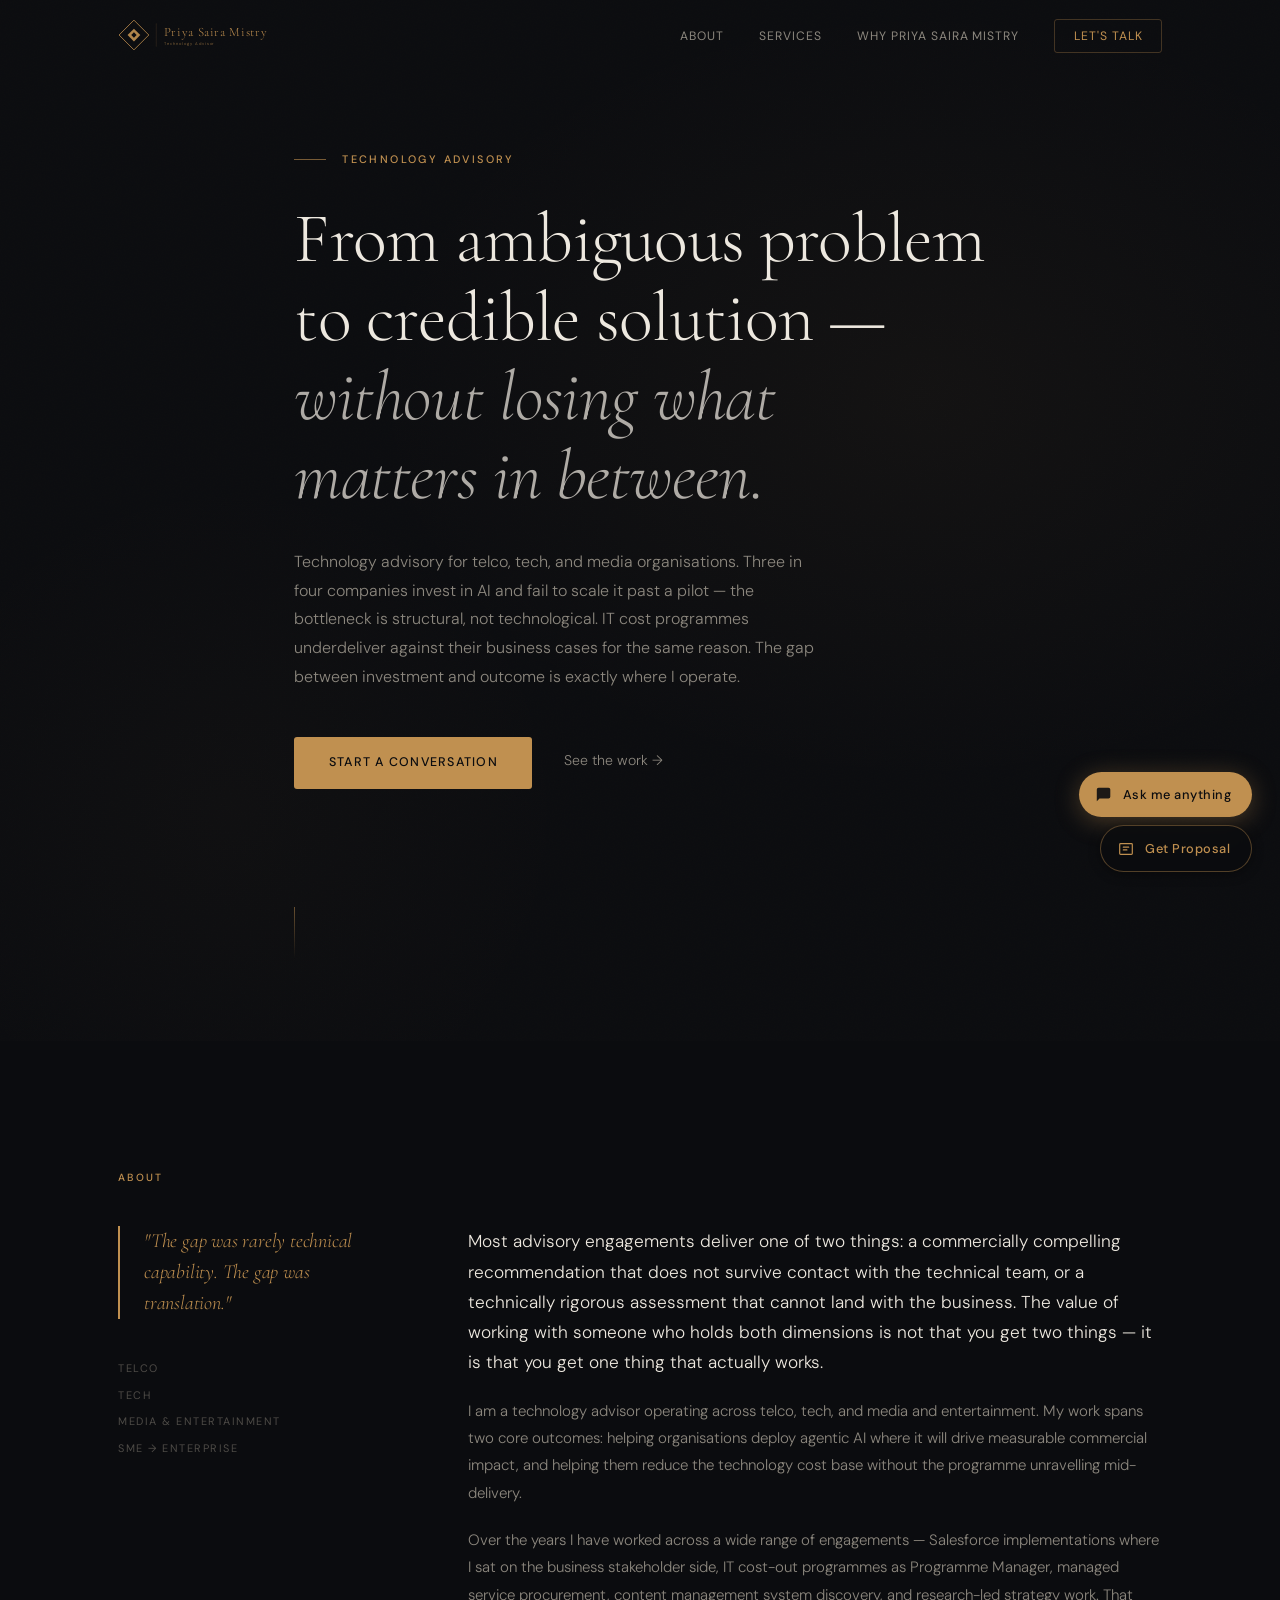
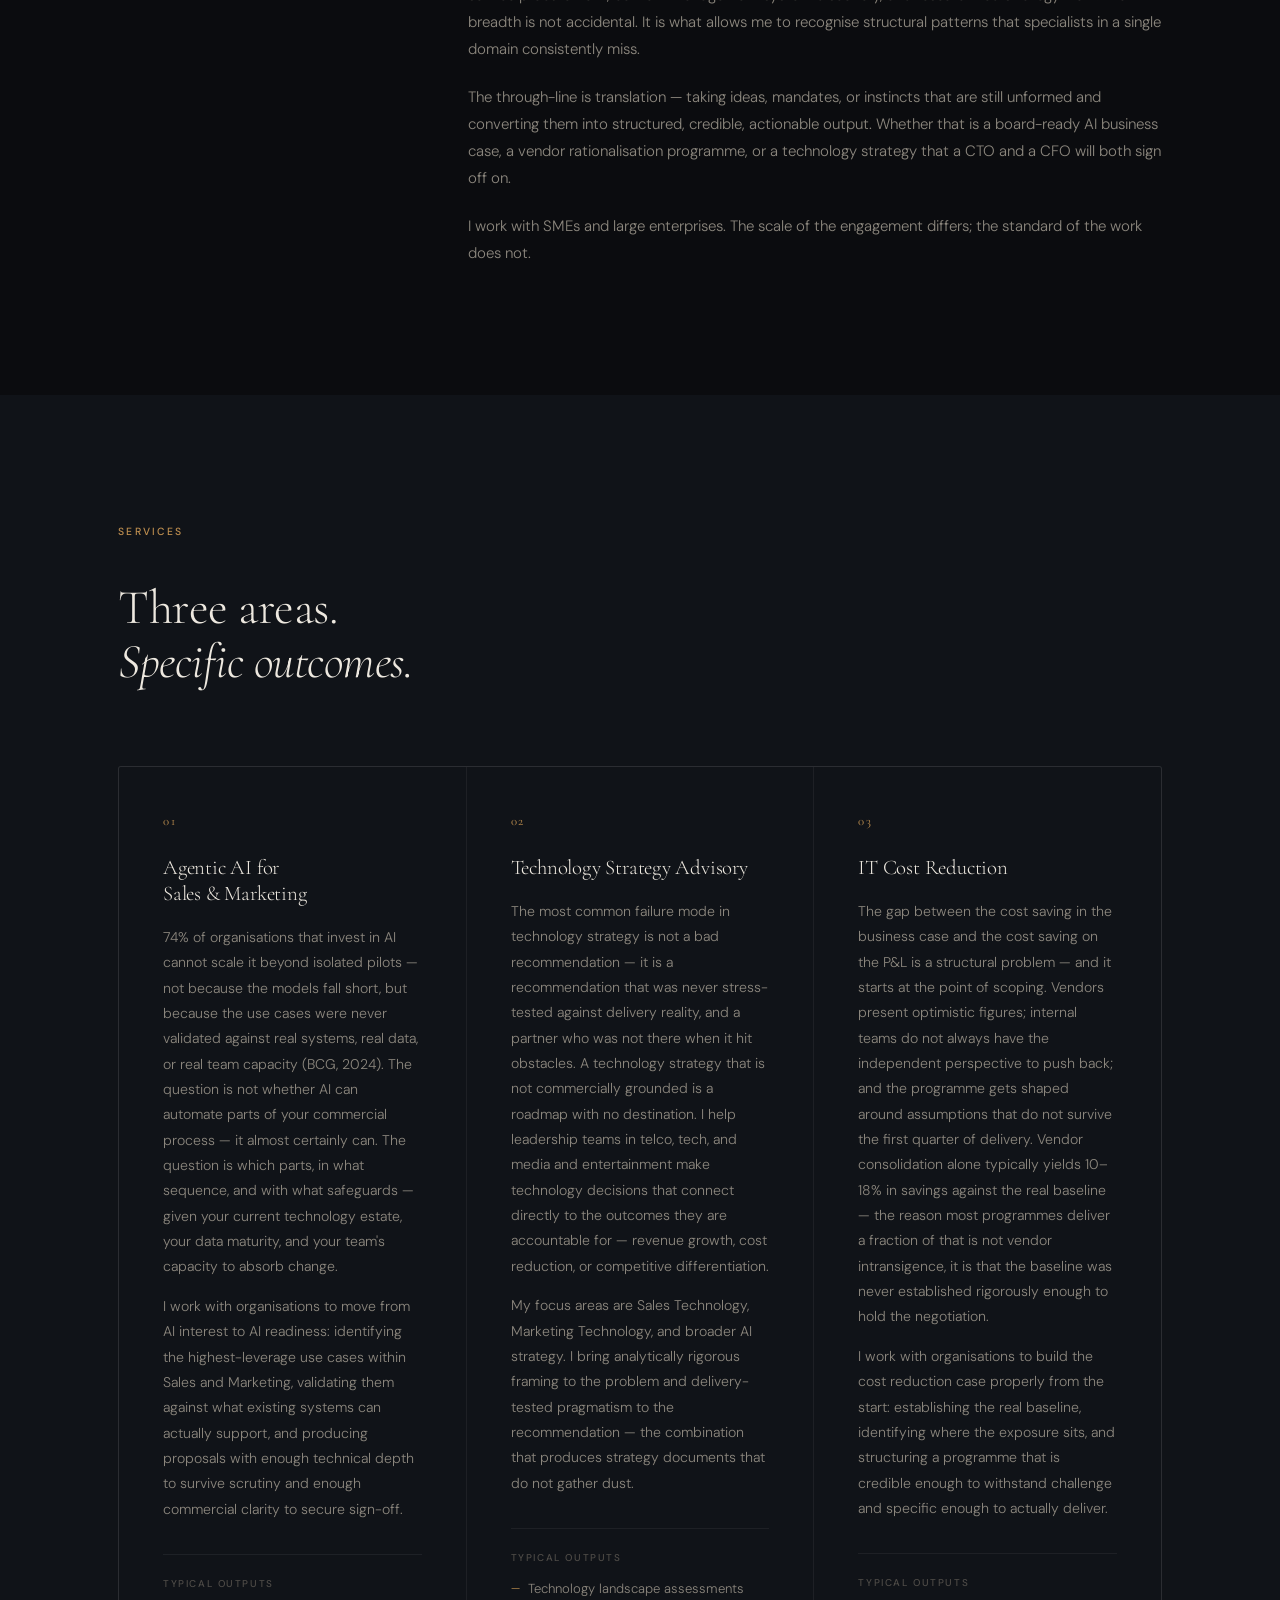
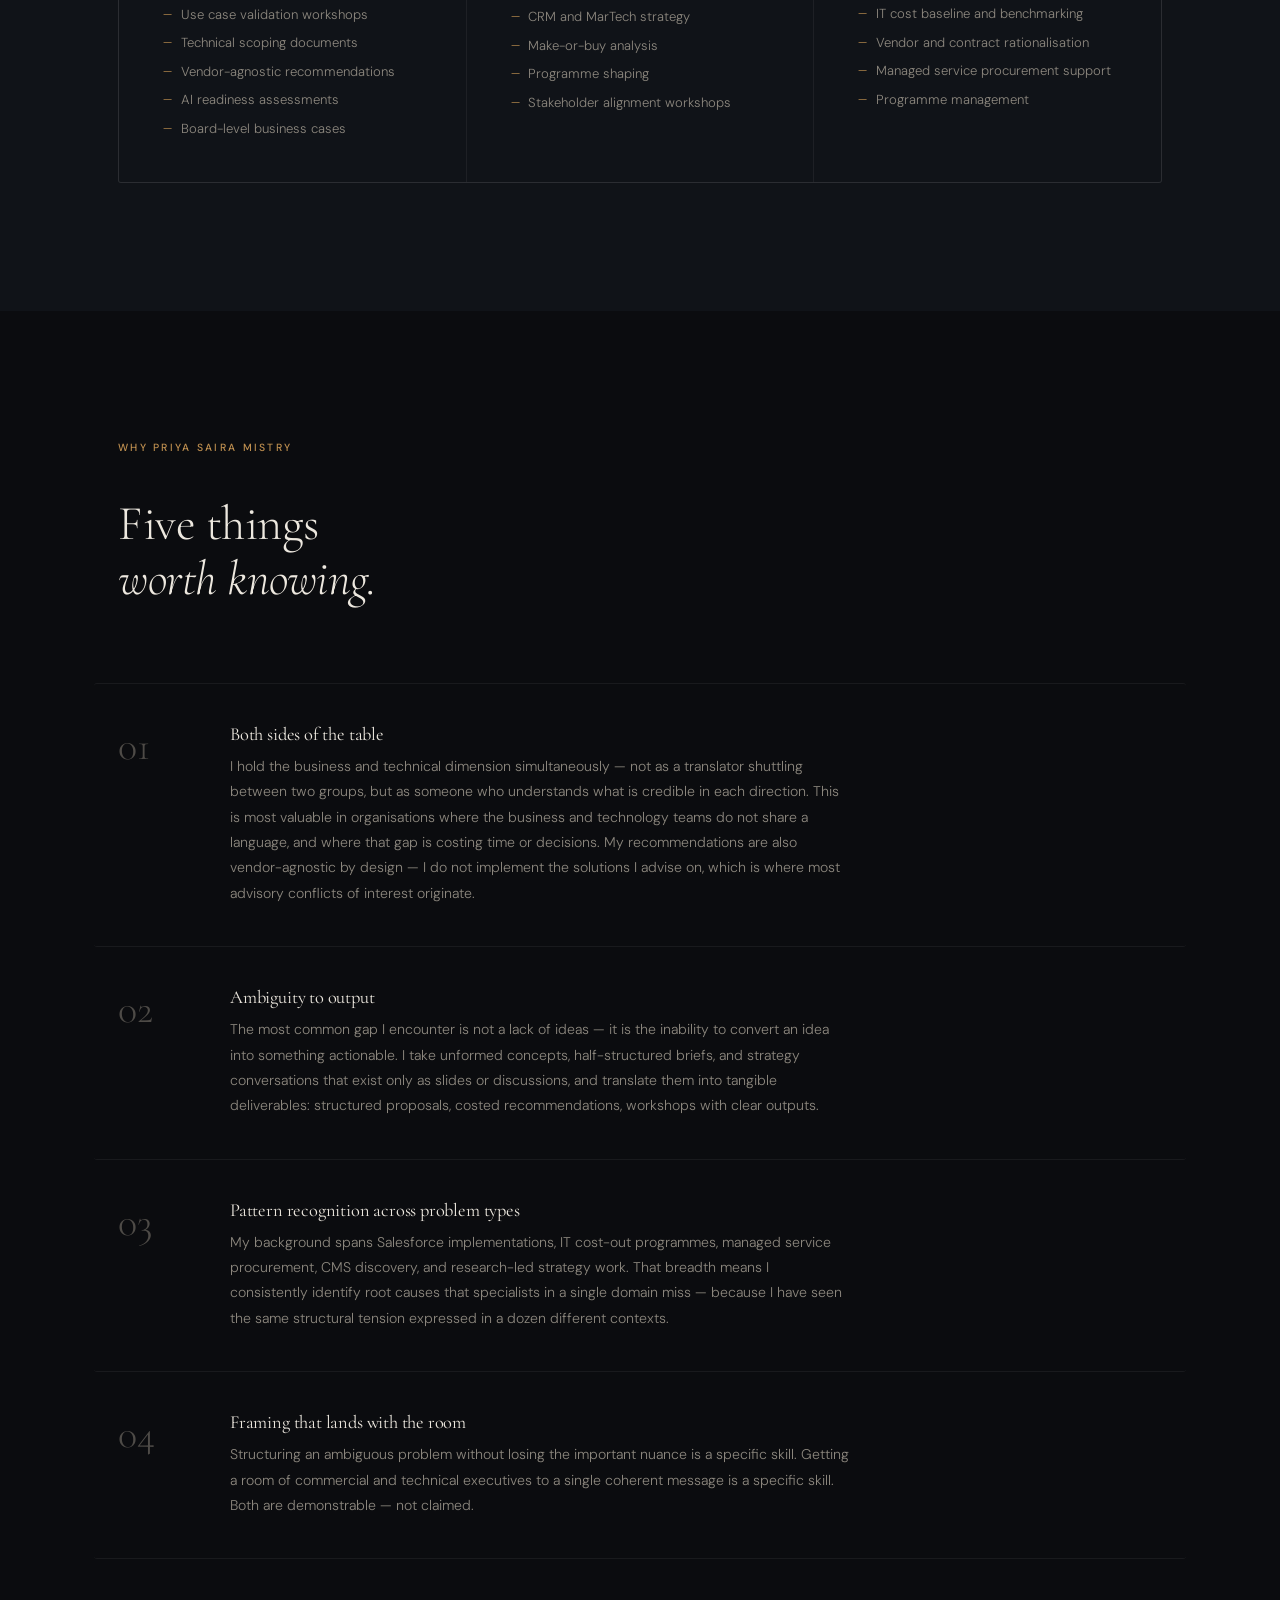
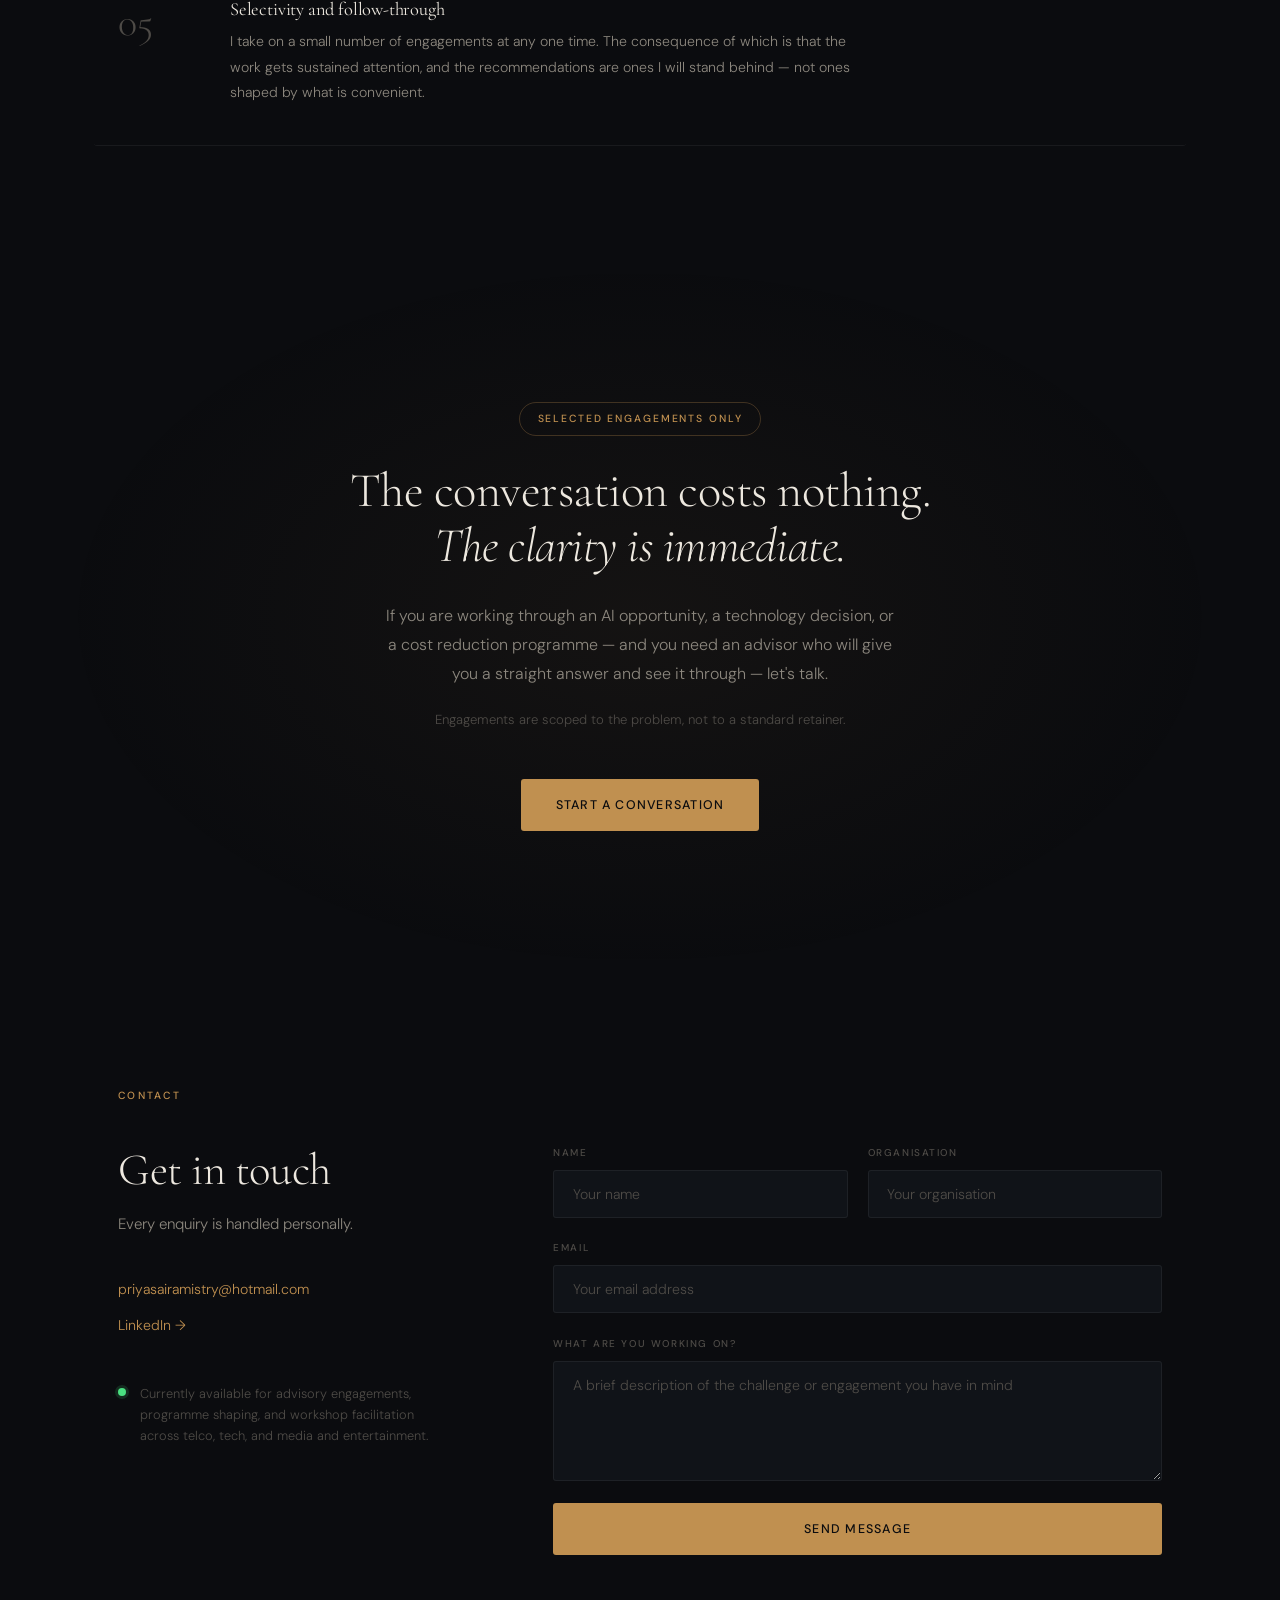
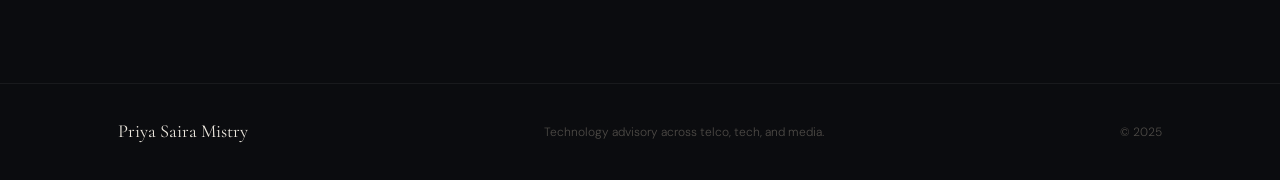
<file: index.html>
<!DOCTYPE html>
<html lang="en">
<head>
  <meta charset="UTF-8">
  <meta name="viewport" content="width=device-width, initial-scale=1.0">
  <title>Priya Saira Mistry — Technology Advisor</title>

  <!-- P0-5: Meta description -->
  <meta name="description" content="Technology advisor to telco, tech, and media organisations. Agentic AI strategy, IT cost reduction, and technology decisions that hold up commercially and technically.">

  <!-- P0-6: Open Graph tags for LinkedIn / social sharing -->
  <meta property="og:type"        content="website">
  <meta property="og:title"       content="Priya Saira Mistry — Technology Advisor">
  <meta property="og:description" content="Technology advisor to telco, tech, and media organisations. Agentic AI strategy, IT cost reduction, and technology decisions that hold up commercially and technically.">
  <meta property="og:url"         content="https://priyasairamistry.com"> <!-- TODO: replace with real URL -->
  <meta property="og:image"       content="https://priyasairamistry.com/og-image.png"> <!-- TODO: create 1200×630px og-image.png and update URL -->
  <meta name="twitter:card"       content="summary_large_image">

  <!-- P0-4: Favicon — diamond mark -->
  <link rel="icon" type="image/svg+xml" href="favicon.svg">
  <link rel="alternate icon"      href="favicon.svg">

  <link rel="preconnect" href="https://fonts.googleapis.com">
  <link rel="preconnect" href="https://fonts.gstatic.com" crossorigin>
  <link href="https://fonts.googleapis.com/css2?family=Cormorant+Garamond:ital,wght@0,300;0,400;0,500;1,300;1,400;1,500&family=DM+Sans:opsz,wght@9..40,300;9..40,400;9..40,500&display=swap" rel="stylesheet">
  <link rel="stylesheet" href="styles.css">
</head>
<body>

  <!-- ═══════════════════════════════ NAV ═══════════════════════════════ -->
  <nav id="nav">
    <div class="nav-inner">
      <a href="#" class="nav-brand" aria-label="Priya Saira Mistry — Home">
        <svg xmlns="http://www.w3.org/2000/svg" viewBox="0 0 380 64" height="34" aria-hidden="true" focusable="false">
          <g transform="translate(2,4)">
            <polygon points="28,0 56,28 28,56 0,28" fill="none" stroke="#c09050" stroke-width="1.5"/>
            <polygon points="28,16 40,28 28,40 16,28" fill="#c09050" opacity="0.92"/>
            <polygon points="28,23 33,28 28,33 23,28" fill="#0b0c0f"/>
          </g>
          <line x1="72" y1="10" x2="72" y2="54" stroke="#c09050" stroke-width="0.75" opacity="0.35"/>
          <text x="86" y="34"
            font-family="'Cormorant Garamond','Garamond',Georgia,serif"
            font-size="24" font-weight="300" letter-spacing="0.05em"
            fill="#c09050">Priya Saira Mistry</text>
          <text x="87" y="50"
            font-family="'DM Sans','Helvetica Neue',Arial,sans-serif"
            font-size="7.5" font-weight="400" letter-spacing="0.24em"
            fill="#c09050" opacity="0.65">Technology Advisor</text>
        </svg>
      </a>
      <button class="nav-toggle" aria-label="Toggle menu" aria-expanded="false">
        <span></span>
        <span></span>
      </button>
      <ul class="nav-links" id="navLinks">
        <li><a href="#about">About</a></li>
        <li><a href="#services">Services</a></li>
        <li><a href="#why">Why Priya Saira Mistry</a></li>
        <li><a href="#contact" class="nav-cta">Let's talk</a></li>
      </ul>
    </div>
  </nav>

  <!-- ══════════════════════════════ HERO ══════════════════════════════ -->
  <section id="hero">
    <div class="hero-bg"></div>
    <div class="container hero-inner">
      <div class="hero-label fade-up">Technology Advisory</div>
      <h1 class="hero-headline fade-up" style="--d:0.1s">
        From ambiguous problem<br>
        to credible solution —<br>
        <em>without losing what<br class="hero-br"> matters in between.</em>
      </h1>
      <p class="hero-sub fade-up" style="--d:0.28s">
        Technology advisory for telco, tech, and media organisations.
        Three in four companies invest in AI and fail to scale it past a pilot —
        the bottleneck is structural, not technological. IT cost programmes
        underdeliver against their business cases for the same reason.
        The gap between investment and outcome is exactly where I operate.
      </p>
      <div class="hero-actions fade-up" style="--d:0.44s">
        <a href="#contact" class="btn-primary">Start a conversation</a>
        <a href="#services" class="btn-text">See the work <span aria-hidden="true">→</span></a>
      </div>
      <div class="hero-rule fade-up" style="--d:0.6s" aria-hidden="true"></div>
    </div>
  </section>

  <!-- ═════════════════════════════ ABOUT ═════════════════════════════ -->
  <section id="about" class="section">
    <div class="container">
      <div class="section-label reveal">About</div>
      <div class="about-grid">

        <aside class="about-aside reveal">
          <blockquote class="pull-quote">
            "The gap was rarely technical capability. The gap was translation."
          </blockquote>
          <ul class="about-tags">
            <li>Telco</li>
            <li>Tech</li>
            <li>Media &amp; Entertainment</li>
            <li>SME → Enterprise</li>
          </ul>
        </aside>

        <div class="about-body">
          <p class="about-lead reveal">
            Most advisory engagements deliver one of two things: a commercially compelling recommendation that does not survive contact with the technical team, or a technically rigorous assessment that cannot land with the business. The value of working with someone who holds both dimensions is not that you get two things — it is that you get one thing that actually works.
          </p>
          <p class="reveal">
            I am a technology advisor operating across telco, tech, and media and entertainment. My work spans two core outcomes: helping organisations deploy agentic AI where it will drive measurable commercial impact, and helping them reduce the technology cost base without the programme unravelling mid-delivery.
          </p>
          <p class="reveal">
            Over the years I have worked across a wide range of engagements — Salesforce implementations where I sat on the business stakeholder side, IT cost-out programmes as Programme Manager, managed service procurement, content management system discovery, and research-led strategy work. That breadth is not accidental. It is what allows me to recognise structural patterns that specialists in a single domain consistently miss.
          </p>
          <p class="reveal">
            The through-line is translation — taking ideas, mandates, or instincts that are still unformed and converting them into structured, credible, actionable output. Whether that is a board-ready AI business case, a vendor rationalisation programme, or a technology strategy that a CTO and a CFO will both sign off on.
          </p>
          <p class="reveal">
            I work with SMEs and large enterprises. The scale of the engagement differs; the standard of the work does not.
          </p>
        </div>

      </div>
    </div>
  </section>

  <!-- ════════════════════════════ SERVICES ════════════════════════════ -->
  <section id="services" class="section section-alt">
    <div class="container">
      <div class="section-label reveal">Services</div>
      <h2 class="section-heading reveal">Three areas.<br><em>Specific outcomes.</em></h2>
      <div class="services-grid">

        <article class="service-card reveal">
          <div class="service-num">01</div>
          <h3>Agentic AI for Sales&nbsp;&amp;&nbsp;Marketing</h3>
          <p>74% of organisations that invest in AI cannot scale it beyond isolated pilots — not because the models fall short, but because the use cases were never validated against real systems, real data, or real team capacity (BCG, 2024). The question is not whether AI can automate parts of your commercial process — it almost certainly can. The question is which parts, in what sequence, and with what safeguards — given your current technology estate, your data maturity, and your team's capacity to absorb change.</p>
          <p>I work with organisations to move from AI interest to AI readiness: identifying the highest-leverage use cases within Sales and Marketing, validating them against what existing systems can actually support, and producing proposals with enough technical depth to survive scrutiny and enough commercial clarity to secure sign-off.</p>
          <div class="service-outputs">
            <p class="outputs-label">Typical outputs</p>
            <ul>
              <li>Use case validation workshops</li>
              <li>Technical scoping documents</li>
              <li>Vendor-agnostic recommendations</li>
              <li>AI readiness assessments</li>
              <li>Board-level business cases</li>
            </ul>
          </div>
        </article>

        <article class="service-card reveal">
          <div class="service-num">02</div>
          <h3>Technology Strategy Advisory</h3>
          <p>The most common failure mode in technology strategy is not a bad recommendation — it is a recommendation that was never stress-tested against delivery reality, and a partner who was not there when it hit obstacles. A technology strategy that is not commercially grounded is a roadmap with no destination. I help leadership teams in telco, tech, and media and entertainment make technology decisions that connect directly to the outcomes they are accountable for — revenue growth, cost reduction, or competitive differentiation.</p>
          <p>My focus areas are Sales Technology, Marketing Technology, and broader AI strategy. I bring analytically rigorous framing to the problem and delivery-tested pragmatism to the recommendation — the combination that produces strategy documents that do not gather dust.</p>
          <div class="service-outputs">
            <p class="outputs-label">Typical outputs</p>
            <ul>
              <li>Technology landscape assessments</li>
              <li>CRM and MarTech strategy</li>
              <li>Make-or-buy analysis</li>
              <li>Programme shaping</li>
              <li>Stakeholder alignment workshops</li>
            </ul>
          </div>
        </article>

        <article class="service-card reveal">
          <div class="service-num">03</div>
          <h3>IT Cost Reduction</h3>
          <p>The gap between the cost saving in the business case and the cost saving on the P&amp;L is a structural problem — and it starts at the point of scoping. Vendors present optimistic figures; internal teams do not always have the independent perspective to push back; and the programme gets shaped around assumptions that do not survive the first quarter of delivery. Vendor consolidation alone typically yields 10–18% in savings against the real baseline — the reason most programmes deliver a fraction of that is not vendor intransigence, it is that the baseline was never established rigorously enough to hold the negotiation.</p>
          <p>I work with organisations to build the cost reduction case properly from the start: establishing the real baseline, identifying where the exposure sits, and structuring a programme that is credible enough to withstand challenge and specific enough to actually deliver.</p>
          <div class="service-outputs">
            <p class="outputs-label">Typical outputs</p>
            <ul>
              <li>IT cost baseline and benchmarking</li>
              <li>Vendor and contract rationalisation</li>
              <li>Managed service procurement support</li>
              <li>Programme management</li>
            </ul>
          </div>
        </article>

      </div>
    </div>
  </section>

  <!-- ══════════════════════════ DIFFERENTIATORS ══════════════════════════ -->
  <section id="why" class="section">
    <div class="container">
      <div class="section-label reveal">Why Priya Saira Mistry</div>
      <h2 class="section-heading reveal">Five things<br><em>worth knowing.</em></h2>
      <ol class="diff-list">

        <li class="diff-item reveal">
          <span class="diff-num" aria-hidden="true">01</span>
          <div class="diff-content">
            <h4>Both sides of the table</h4>
            <p>I hold the business and technical dimension simultaneously — not as a translator shuttling between two groups, but as someone who understands what is credible in each direction. This is most valuable in organisations where the business and technology teams do not share a language, and where that gap is costing time or decisions. My recommendations are also vendor-agnostic by design — I do not implement the solutions I advise on, which is where most advisory conflicts of interest originate.</p>
          </div>
        </li>

        <li class="diff-item reveal">
          <span class="diff-num" aria-hidden="true">02</span>
          <div class="diff-content">
            <h4>Ambiguity to output</h4>
            <p>The most common gap I encounter is not a lack of ideas — it is the inability to convert an idea into something actionable. I take unformed concepts, half-structured briefs, and strategy conversations that exist only as slides or discussions, and translate them into tangible deliverables: structured proposals, costed recommendations, workshops with clear outputs.</p>
          </div>
        </li>

        <li class="diff-item reveal">
          <span class="diff-num" aria-hidden="true">03</span>
          <div class="diff-content">
            <h4>Pattern recognition across problem types</h4>
            <p>My background spans Salesforce implementations, IT cost-out programmes, managed service procurement, CMS discovery, and research-led strategy work. That breadth means I consistently identify root causes that specialists in a single domain miss — because I have seen the same structural tension expressed in a dozen different contexts.</p>
          </div>
        </li>

        <li class="diff-item reveal">
          <span class="diff-num" aria-hidden="true">04</span>
          <div class="diff-content">
            <h4>Framing that lands with the room</h4>
            <p>Structuring an ambiguous problem without losing the important nuance is a specific skill. Getting a room of commercial and technical executives to a single coherent message is a specific skill. Both are demonstrable — not claimed.</p>
          </div>
        </li>

        <li class="diff-item reveal">
          <span class="diff-num" aria-hidden="true">05</span>
          <div class="diff-content">
            <h4>Selectivity and follow-through</h4>
            <p>I take on a small number of engagements at any one time. The consequence of which is that the work gets sustained attention, and the recommendations are ones I will stand behind — not ones shaped by what is convenient.</p>
          </div>
        </li>

      </ol>
    </div>
  </section>

  <!-- ═════════════════════════════ CTA ═════════════════════════════ -->
  <section id="cta-band" class="section cta-section">
    <div class="cta-bg" aria-hidden="true"></div>
    <div class="container cta-inner">
      <div class="cta-pill reveal">Selected engagements only</div>
      <h2 class="cta-heading reveal">
        The conversation costs nothing.<br>
        <em>The clarity is immediate.</em>
      </h2>
      <p class="cta-body reveal">
        If you are working through an AI opportunity, a technology decision, or a cost reduction programme — and you need an advisor who will give you a straight answer and see it through — let's talk.
      </p>
      <p class="cta-note reveal">
        Engagements are scoped to the problem, not to a standard retainer.
      </p>
      <a href="#contact" class="btn-primary reveal">Start a conversation</a>
    </div>
  </section>

  <!-- ═══════════════════════════ CONTACT ═══════════════════════════ -->
  <section id="contact" class="section">
    <div class="container">
      <div class="section-label reveal">Contact</div>
      <div class="contact-grid">

        <div class="contact-info reveal">
          <h2 class="contact-heading">Get in touch</h2>
          <p>Every enquiry is handled personally.</p>
          <div class="contact-links">
            <a href="mailto:priyasairamistry@hotmail.com" class="contact-link">priyasairamistry@hotmail.com</a>
            <a href="https://www.linkedin.com/in/priya-saira-mistry-92497b171/" class="contact-link" target="_blank" rel="noopener noreferrer">LinkedIn →</a>
          </div>
          <div class="availability">
            <span class="avail-dot" aria-hidden="true"></span>
            <span>Currently available for advisory engagements, programme shaping, and workshop facilitation across telco, tech, and media and entertainment.</span>
          </div>
        </div>

        <form class="contact-form reveal" id="contactForm" novalidate>
          <div class="form-row">
            <div class="form-group">
              <label for="name">Name</label>
              <input type="text" id="name" name="name" placeholder="Your name" required autocomplete="name">
            </div>
            <div class="form-group">
              <label for="org">Organisation</label>
              <input type="text" id="org" name="org" placeholder="Your organisation" autocomplete="organization">
            </div>
          </div>
          <div class="form-group">
            <label for="email">Email</label>
            <input type="email" id="email" name="email" placeholder="Your email address" required autocomplete="email">
          </div>
          <div class="form-group">
            <label for="message">What are you working on?</label>
            <textarea id="message" name="message" rows="5" placeholder="A brief description of the challenge or engagement you have in mind" required></textarea>
          </div>
          <button type="submit" class="btn-primary btn-full">
            <span class="btn-label">Send message</span>
            <span class="btn-sending" aria-hidden="true" hidden>Sending…</span>
          </button>
          <p class="form-success" id="formSuccess" aria-live="polite" hidden>Message sent — I'll be in touch.</p>
        </form>

      </div>
    </div>
  </section>

  <!-- ═══════════════════════════ FOOTER ═══════════════════════════ -->
  <footer class="footer">
    <div class="container footer-inner">
      <span class="footer-brand">Priya Saira Mistry</span>
      <span class="footer-copy">Technology advisory across telco, tech, and media.</span>
      <span class="footer-year">© 2025</span>
    </div>
  </footer>

  <!-- ═══════════════════════════ SCRIPT ═══════════════════════════ -->
  <script>
    // ── Nav scroll state ──────────────────────────────────────────
    const nav = document.getElementById('nav');
    const onScroll = () => nav.classList.toggle('scrolled', window.scrollY > 40);
    window.addEventListener('scroll', onScroll, { passive: true });
    onScroll();

    // ── Mobile nav toggle ─────────────────────────────────────────
    const toggle = document.querySelector('.nav-toggle');
    const navLinks = document.getElementById('navLinks');
    toggle.addEventListener('click', () => {
      const open = navLinks.classList.toggle('open');
      toggle.setAttribute('aria-expanded', open);
    });
    navLinks.querySelectorAll('a').forEach(a => {
      a.addEventListener('click', () => {
        navLinks.classList.remove('open');
        toggle.setAttribute('aria-expanded', 'false');
      });
    });

    // ── Scroll reveal ─────────────────────────────────────────────
    const revealEls = document.querySelectorAll('.reveal');
    const io = new IntersectionObserver((entries) => {
      entries.forEach(entry => {
        if (entry.isIntersecting) {
          entry.target.classList.add('visible');
          io.unobserve(entry.target);
        }
      });
    }, { threshold: 0.12, rootMargin: '0px 0px -40px 0px' });
    revealEls.forEach((el, i) => {
      // Stagger siblings within the same parent
      const siblings = [...el.parentElement.querySelectorAll('.reveal')];
      const idx = siblings.indexOf(el);
      if (idx > 0) el.style.transitionDelay = `${idx * 0.07}s`;
      io.observe(el);
    });

    // ── Contact form — mailto handler ─────────────────────────────
    const form = document.getElementById('contactForm');
    const successMsg = document.getElementById('formSuccess');
    form.addEventListener('submit', (e) => {
      e.preventDefault();

      const name    = form.querySelector('#name').value.trim();
      const org     = form.querySelector('#org').value.trim();
      const email   = form.querySelector('#email').value.trim();
      const message = form.querySelector('#message').value.trim();

      const subject = encodeURIComponent(`Website enquiry — ${name}${org ? ', ' + org : ''}`);
      const body    = encodeURIComponent(
        `Name: ${name}\n` +
        `Organisation: ${org || '—'}\n` +
        `Email: ${email}\n\n` +
        `${message}`
      );

      window.location.href = `mailto:priyasairamistry@hotmail.com?subject=${subject}&body=${body}`;

      form.reset();
      successMsg.textContent = "Opening your email client — see you in the inbox.";
      successMsg.style.color = '';
      successMsg.hidden = false;
      setTimeout(() => { successMsg.hidden = true; }, 6000);
    });

    // ── Smooth anchor scroll (offset for fixed nav) ───────────────
    document.querySelectorAll('a[href^="#"]').forEach(a => {
      a.addEventListener('click', e => {
        const target = document.querySelector(a.getAttribute('href'));
        if (!target) return;
        e.preventDefault();
        const offset = nav.offsetHeight + 24;
        window.scrollTo({ top: target.offsetTop - offset, behavior: 'smooth' });
      });
    });
  </script>

  <!-- ══════════════════════════ CHAT WIDGETS ══════════════════════════ -->
  <style>
    /* ── Widget container ─────────────────────────────────────────── */
    #widget-stack {
      position: fixed;
      bottom: 1.75rem;
      right: 1.75rem;
      z-index: 200;
      font-family: 'DM Sans', sans-serif;
      font-size: 0.88rem;
      display: flex;
      flex-direction: column;
      align-items: flex-end;
      gap: 0.6rem;
    }

    /* ── Launcher buttons ─────────────────────────────────────────── */
    #launcher-buttons {
      display: flex;
      flex-direction: column;
      align-items: flex-end;
      gap: 0.5rem;
      transition: opacity 0.2s, transform 0.2s;
    }
    #launcher-buttons.hidden {
      opacity: 0;
      pointer-events: none;
      transform: translateY(4px);
    }

    .launcher-btn {
      display: flex;
      align-items: center;
      gap: 0.6rem;
      border-radius: 50px;
      padding: 0.72rem 1.3rem 0.72rem 1rem;
      cursor: pointer;
      font-family: 'DM Sans', sans-serif;
      font-size: 0.8rem;
      font-weight: 500;
      letter-spacing: 0.04em;
      transition: background 0.22s, transform 0.22s, box-shadow 0.22s, border-color 0.22s;
      white-space: nowrap;
    }
    .launcher-btn svg { flex-shrink: 0; }

    #qa-launcher {
      background: #c09050;
      color: #0b0c0f;
      border: none;
      box-shadow: 0 4px 24px rgba(192,144,80,0.35);
    }
    #qa-launcher:hover {
      background: #d4a86a;
      transform: translateY(-2px);
      box-shadow: 0 8px 32px rgba(192,144,80,0.4);
    }
    #qa-launcher:active { transform: translateY(0); }

    #proposal-launcher {
      background: rgba(11,12,15,0.85);
      color: #c09050;
      border: 1px solid rgba(192,144,80,0.4);
      box-shadow: 0 2px 12px rgba(0,0,0,0.4);
      backdrop-filter: blur(8px);
    }
    #proposal-launcher:hover {
      background: rgba(192,144,80,0.1);
      border-color: #c09050;
      transform: translateY(-2px);
      box-shadow: 0 6px 24px rgba(192,144,80,0.18);
    }
    #proposal-launcher:active { transform: translateY(0); }

    /* ── Shared panel ─────────────────────────────────────────────── */
    .chat-panel {
      width: 340px;
      max-height: 480px;
      background: #111418;
      border: 1px solid rgba(255,255,255,0.08);
      border-radius: 12px;
      display: flex;
      flex-direction: column;
      overflow: hidden;
      box-shadow: 0 16px 56px rgba(0,0,0,0.55);
      transform-origin: bottom right;
      transform: scale(0.92) translateY(8px);
      opacity: 0;
      pointer-events: none;
      transition: transform 0.22s cubic-bezier(0.16,1,0.3,1),
                  opacity   0.22s cubic-bezier(0.16,1,0.3,1);
    }
    .chat-panel.open {
      transform: scale(1) translateY(0);
      opacity: 1;
      pointer-events: all;
    }

    /* ── Panel header ─────────────────────────────────────────────── */
    .chat-panel-header {
      display: flex;
      align-items: center;
      justify-content: space-between;
      padding: 0.9rem 1.1rem;
      border-bottom: 1px solid rgba(255,255,255,0.06);
      flex-shrink: 0;
    }
    .chat-header-info {
      display: flex;
      align-items: center;
      gap: 0.6rem;
    }
    .chat-avatar {
      width: 28px;
      height: 28px;
      background: #c09050;
      border-radius: 50%;
      display: flex;
      align-items: center;
      justify-content: center;
      flex-shrink: 0;
    }
    .chat-avatar svg { display: block; }
    .chat-header-name {
      font-size: 0.8rem;
      font-weight: 500;
      color: #ede8df;
      line-height: 1.2;
    }
    .chat-header-status {
      font-size: 0.65rem;
      color: #4ade80;
      letter-spacing: 0.04em;
      display: flex;
      align-items: center;
      gap: 0.3rem;
    }
    .chat-header-status::before {
      content: '';
      display: block;
      width: 5px;
      height: 5px;
      background: #4ade80;
      border-radius: 50%;
    }
    .chat-close-btn {
      background: none;
      border: none;
      color: #4e4b47;
      cursor: pointer;
      padding: 4px;
      display: flex;
      align-items: center;
      border-radius: 4px;
      transition: color 0.2s, background 0.2s;
    }
    .chat-close-btn:hover { color: #ede8df; background: rgba(255,255,255,0.06); }

    /* ── Progress bar (proposal only) ────────────────────────────── */
    .proposal-progress-wrap {
      flex-shrink: 0;
      padding: 0.5rem 1.1rem 0.45rem;
      border-bottom: 1px solid rgba(255,255,255,0.04);
      display: flex;
      flex-direction: column;
      gap: 0.28rem;
    }
    .proposal-step-label {
      font-size: 0.66rem;
      letter-spacing: 0.1em;
      text-transform: uppercase;
      color: #4e4b47;
    }
    .proposal-progress-track {
      height: 2px;
      background: rgba(255,255,255,0.07);
      border-radius: 2px;
      overflow: hidden;
    }
    .proposal-progress-fill {
      height: 100%;
      background: linear-gradient(90deg, #c09050, #d4a86a);
      border-radius: 2px;
      width: 0%;
      transition: width 0.45s cubic-bezier(0.16,1,0.3,1);
    }

    /* ── Messages ─────────────────────────────────────────────── */
    .chat-messages {
      flex: 1;
      overflow-y: auto;
      padding: 1rem 1.1rem;
      display: flex;
      flex-direction: column;
      gap: 0.75rem;
      scroll-behavior: smooth;
    }
    .chat-messages::-webkit-scrollbar { width: 3px; }
    .chat-messages::-webkit-scrollbar-track { background: transparent; }
    .chat-messages::-webkit-scrollbar-thumb { background: #2a2d34; border-radius: 2px; }

    .chat-msg {
      max-width: 86%;
      padding: 0.65rem 0.9rem;
      border-radius: 10px;
      line-height: 1.55;
      font-size: 0.84rem;
      word-break: break-word;
      animation: msgIn 0.2s ease forwards;
    }
    @keyframes msgIn {
      from { opacity: 0; transform: translateY(6px); }
      to   { opacity: 1; transform: translateY(0); }
    }
    .chat-msg.assistant {
      background: #1c2028;
      color: #ede8df;
      align-self: flex-start;
      border-bottom-left-radius: 3px;
    }
    .chat-msg.user {
      background: #c09050;
      color: #0b0c0f;
      align-self: flex-end;
      border-bottom-right-radius: 3px;
      font-weight: 400;
    }

    /* ── Typing indicator ────────────────────────────────────── */
    .chat-typing {
      display: flex;
      align-items: center;
      gap: 4px;
      padding: 0.65rem 0.9rem;
      background: #1c2028;
      border-radius: 10px;
      border-bottom-left-radius: 3px;
      align-self: flex-start;
    }
    .chat-typing span {
      width: 6px;
      height: 6px;
      background: #c09050;
      border-radius: 50%;
      opacity: 0.4;
      animation: typingBounce 1.2s infinite ease-in-out;
    }
    .chat-typing span:nth-child(2) { animation-delay: 0.18s; }
    .chat-typing span:nth-child(3) { animation-delay: 0.36s; }
    @keyframes typingBounce {
      0%, 80%, 100% { transform: translateY(0);   opacity: 0.4; }
      40%           { transform: translateY(-5px); opacity: 1;   }
    }

    /* ── Input row ────────────────────────────────────────────── */
    .chat-input-row {
      display: flex;
      gap: 0.5rem;
      padding: 0.75rem 1rem;
      border-top: 1px solid rgba(255,255,255,0.06);
      flex-shrink: 0;
    }
    .chat-textarea {
      flex: 1;
      background: #0b0c0f;
      border: 1px solid rgba(255,255,255,0.08);
      border-radius: 8px;
      color: #ede8df;
      font-family: 'DM Sans', sans-serif;
      font-size: 0.82rem;
      padding: 0.6rem 0.85rem;
      outline: none;
      resize: none;
      line-height: 1.45;
      transition: border-color 0.2s;
      min-height: 38px;
      max-height: 100px;
    }
    .chat-textarea::placeholder { color: #4e4b47; }
    .chat-textarea:focus { border-color: rgba(192,144,80,0.45); }

    .chat-send-btn {
      width: 36px;
      height: 36px;
      background: #c09050;
      border: none;
      border-radius: 8px;
      cursor: pointer;
      display: flex;
      align-items: center;
      justify-content: center;
      flex-shrink: 0;
      align-self: flex-end;
      transition: background 0.2s, transform 0.18s;
    }
    .chat-send-btn:hover  { background: #d4a86a; transform: scale(1.06); }
    .chat-send-btn:active { transform: scale(0.97); }
    .chat-send-btn:disabled { opacity: 0.45; cursor: not-allowed; transform: none; }
    .chat-send-btn svg { display: block; }

    /* ── Mobile ────────────────────────────────────────────────── */
    @media (max-width: 480px) {
      #widget-stack { bottom: 1rem; right: 1rem; }
      .chat-panel   { width: calc(100vw - 2rem); max-height: 420px; }
    }
  </style>

  <!-- Widget HTML -->
  <div id="widget-stack">

    <!-- Q&A Panel -->
    <div id="qa-panel" class="chat-panel" role="dialog" aria-label="Chat with Priya's assistant">
      <div class="chat-panel-header">
        <div class="chat-header-info">
          <div class="chat-avatar">
            <svg viewBox="0 0 16 16" width="16" height="16">
              <polygon points="8,1 15,8 8,15 1,8" fill="none" stroke="#0b0c0f" stroke-width="1.2"/>
              <polygon points="8,5 11,8 8,11 5,8" fill="#0b0c0f"/>
            </svg>
          </div>
          <div>
            <div class="chat-header-name">Priya's assistant</div>
            <div class="chat-header-status">Online</div>
          </div>
        </div>
        <button class="chat-close-btn" id="qa-close" aria-label="Close chat">
          <svg width="14" height="14" viewBox="0 0 14 14" fill="none">
            <path d="M1 1l12 12M13 1L1 13" stroke="currentColor" stroke-width="1.5" stroke-linecap="round"/>
          </svg>
        </button>
      </div>
      <div id="qa-messages" class="chat-messages" aria-live="polite">
        <div class="chat-msg assistant">
          Ask me anything about Priya's services, experience, or how she works.
        </div>
      </div>
      <div class="chat-input-row">
        <textarea id="qa-input" class="chat-textarea" placeholder="Ask me anything…" rows="1" aria-label="Your message"></textarea>
        <button id="qa-send" class="chat-send-btn" aria-label="Send message">
          <svg width="14" height="14" viewBox="0 0 14 14" fill="none">
            <path d="M13 1L1 7l5 2 2 5 5-13z" fill="#0b0c0f"/>
          </svg>
        </button>
      </div>
    </div>

    <!-- Proposal Panel -->
    <div id="proposal-panel" class="chat-panel" role="dialog" aria-label="Get a proposal from Priya">
      <div class="chat-panel-header">
        <div class="chat-header-info">
          <div class="chat-avatar">
            <svg viewBox="0 0 16 16" width="16" height="16" fill="none">
              <rect x="2" y="5" width="12" height="9" rx="1.5" stroke="#0b0c0f" stroke-width="1.3"/>
              <path d="M5 5V4a2 2 0 014 0v1" stroke="#0b0c0f" stroke-width="1.3"/>
              <line x1="2" y1="9" x2="14" y2="9" stroke="#0b0c0f" stroke-width="1"/>
            </svg>
          </div>
          <div>
            <div class="chat-header-name">Get a Proposal</div>
            <div class="chat-header-status">A few quick questions</div>
          </div>
        </div>
        <button class="chat-close-btn" id="proposal-close" aria-label="Close proposal">
          <svg width="14" height="14" viewBox="0 0 14 14" fill="none">
            <path d="M1 1l12 12M13 1L1 13" stroke="currentColor" stroke-width="1.5" stroke-linecap="round"/>
          </svg>
        </button>
      </div>
      <div class="proposal-progress-wrap">
        <div class="proposal-step-label" id="proposal-step-label">Starting…</div>
        <div class="proposal-progress-track">
          <div class="proposal-progress-fill" id="proposal-progress-fill"></div>
        </div>
      </div>
      <div id="proposal-messages" class="chat-messages" aria-live="polite"></div>
      <div class="chat-input-row" id="proposal-input-row">
        <textarea id="proposal-input" class="chat-textarea" placeholder="Type your answer…" rows="1" aria-label="Your answer"></textarea>
        <button id="proposal-send" class="chat-send-btn" aria-label="Send answer">
          <svg width="14" height="14" viewBox="0 0 14 14" fill="none">
            <path d="M13 1L1 7l5 2 2 5 5-13z" fill="#0b0c0f"/>
          </svg>
        </button>
      </div>
    </div>

    <!-- Launcher buttons -->
    <div id="launcher-buttons">
      <button id="qa-launcher" class="launcher-btn" aria-expanded="false" aria-controls="qa-panel">
        <svg width="18" height="18" viewBox="0 0 20 20" fill="none">
          <path d="M17 12a2 2 0 01-2 2H5l-3 3V4a2 2 0 012-2h11a2 2 0 012 2v8z" fill="currentColor" opacity="0.9"/>
        </svg>
        Ask me anything
      </button>
      <button id="proposal-launcher" class="launcher-btn" aria-expanded="false" aria-controls="proposal-panel">
        <svg width="18" height="18" viewBox="0 0 20 20" fill="none">
          <path d="M4 4h12a1 1 0 011 1v10a1 1 0 01-1 1H4a1 1 0 01-1-1V5a1 1 0 011-1z" stroke="currentColor" stroke-width="1.3" fill="none"/>
          <path d="M7 8h6M7 11h4" stroke="currentColor" stroke-width="1.3" stroke-linecap="round"/>
        </svg>
        Get Proposal
      </button>
    </div>
  </div>

  <script>
    // ── Q&A Widget ──────────────────────────────────────────────────────
    (function () {
      const launchers = document.getElementById('launcher-buttons');
      const panel     = document.getElementById('qa-panel');
      const launcher  = document.getElementById('qa-launcher');
      const closeBtn  = document.getElementById('qa-close');
      const input     = document.getElementById('qa-input');
      const sendBtn   = document.getElementById('qa-send');
      const msgArea   = document.getElementById('qa-messages');
      const history   = [];

      function openPanel() {
        panel.classList.add('open');
        launchers.classList.add('hidden');
        launcher.setAttribute('aria-expanded', 'true');
        setTimeout(() => input.focus(), 80);
      }
      function closePanel() {
        panel.classList.remove('open');
        launchers.classList.remove('hidden');
        launcher.setAttribute('aria-expanded', 'false');
      }

      launcher.addEventListener('click', openPanel);
      closeBtn.addEventListener('click', closePanel);
      document.addEventListener('keydown', (e) => {
        if (e.key === 'Escape' && panel.classList.contains('open')) closePanel();
      });

      input.addEventListener('input', () => {
        input.style.height = 'auto';
        input.style.height = Math.min(input.scrollHeight, 100) + 'px';
      });
      input.addEventListener('keydown', (e) => {
        if (e.key === 'Enter' && !e.shiftKey) { e.preventDefault(); send(); }
      });
      sendBtn.addEventListener('click', send);

      function appendMsg(role, text) {
        const div = document.createElement('div');
        div.className = `chat-msg ${role}`;
        div.textContent = text;
        msgArea.appendChild(div);
        msgArea.scrollTop = msgArea.scrollHeight;
      }
      function showTyping() {
        const el = document.createElement('div');
        el.className = 'chat-typing';
        el.id = 'qa-typing';
        el.innerHTML = '<span></span><span></span><span></span>';
        msgArea.appendChild(el);
        msgArea.scrollTop = msgArea.scrollHeight;
      }
      function hideTyping() {
        const el = document.getElementById('qa-typing');
        if (el) el.remove();
      }

      async function send() {
        const text = input.value.trim();
        if (!text) return;
        input.value = '';
        input.style.height = 'auto';
        sendBtn.disabled = true;
        input.disabled = true;
        appendMsg('user', text);
        history.push({ role: 'user', content: text });
        showTyping();
        try {
          const res = await fetch('/api/chat', {
            method: 'POST',
            headers: { 'Content-Type': 'application/json' },
            body: JSON.stringify({ messages: history })
          });
          hideTyping();
          if (!res.ok) throw new Error(`HTTP ${res.status}`);
          const data = await res.json();
          const reply = data.reply || "Sorry — email Priya directly at priyasairamistry@hotmail.com.";
          appendMsg('assistant', reply);
          history.push({ role: 'assistant', content: reply });
        } catch (err) {
          hideTyping();
          appendMsg('assistant', 'Something went wrong. Reach Priya at priyasairamistry@hotmail.com.');
          console.error('[qa]', err);
        } finally {
          sendBtn.disabled = false;
          input.disabled = false;
          input.focus();
        }
      }
    })();

    // ── Proposal Widget ─────────────────────────────────────────────────
    (function () {
      const launchers    = document.getElementById('launcher-buttons');
      const panel        = document.getElementById('proposal-panel');
      const launcher     = document.getElementById('proposal-launcher');
      const closeBtn     = document.getElementById('proposal-close');
      const input        = document.getElementById('proposal-input');
      const sendBtn      = document.getElementById('proposal-send');
      const msgArea      = document.getElementById('proposal-messages');
      const progressFill = document.getElementById('proposal-progress-fill');
      const stepLabel    = document.getElementById('proposal-step-label');
      const inputRow     = document.getElementById('proposal-input-row');

      let history = [];
      let started = false;
      let done    = false;

      function openPanel() {
        panel.classList.add('open');
        launchers.classList.add('hidden');
        launcher.setAttribute('aria-expanded', 'true');
        if (!started) startIntake();
        else setTimeout(() => input.focus(), 80);
      }
      function closePanel() {
        panel.classList.remove('open');
        launchers.classList.remove('hidden');
        launcher.setAttribute('aria-expanded', 'false');
      }

      launcher.addEventListener('click', openPanel);
      closeBtn.addEventListener('click', closePanel);
      document.addEventListener('keydown', (e) => {
        if (e.key === 'Escape' && panel.classList.contains('open')) closePanel();
      });

      input.addEventListener('input', () => {
        input.style.height = 'auto';
        input.style.height = Math.min(input.scrollHeight, 100) + 'px';
      });
      input.addEventListener('keydown', (e) => {
        if (e.key === 'Enter' && !e.shiftKey) { e.preventDefault(); send(); }
      });
      sendBtn.addEventListener('click', send);

      function appendMsg(role, text) {
        const div = document.createElement('div');
        div.className = `chat-msg ${role}`;
        div.textContent = text;
        msgArea.appendChild(div);
        msgArea.scrollTop = msgArea.scrollHeight;
      }
      function showTyping() {
        const el = document.createElement('div');
        el.className = 'chat-typing';
        el.id = 'proposal-typing';
        el.innerHTML = '<span></span><span></span><span></span>';
        msgArea.appendChild(el);
        msgArea.scrollTop = msgArea.scrollHeight;
      }
      function hideTyping() {
        const el = document.getElementById('proposal-typing');
        if (el) el.remove();
      }
      function setProgress(step) {
        progressFill.style.width = `${Math.round((step / 6) * 100)}%`;
        stepLabel.textContent = `Step ${step} of 6`;
      }

      async function startIntake() {
        started = true;
        history.push({ role: 'user', content: "I'd like to get a proposal." });
        showTyping();
        await callAPI();
      }

      async function send() {
        if (done) return;
        const text = input.value.trim();
        if (!text) return;
        input.value = '';
        input.style.height = 'auto';
        appendMsg('user', text);
        history.push({ role: 'user', content: text });
        sendBtn.disabled = true;
        input.disabled = true;
        showTyping();
        await callAPI();
      }

      async function callAPI() {
        try {
          const res = await fetch('/api/chat', {
            method: 'POST',
            headers: { 'Content-Type': 'application/json' },
            body: JSON.stringify({ messages: history })
          });
          hideTyping();
          if (!res.ok) throw new Error(`HTTP ${res.status}`);
          const data = await res.json();
          const reply = data.reply || "Something went wrong — please email Priya at priyasairamistry@hotmail.com.";
          appendMsg('assistant', reply);
          history.push({ role: 'assistant', content: reply });

          if (typeof data.intake_step === 'number') {
            setProgress(data.intake_step);
          }
          if (data.intake_complete) {
            done = true;
            inputRow.style.display = 'none';
            progressFill.style.width = '100%';
            stepLabel.textContent = 'Complete';
            fetch('/api/generate-proposal', {
              method: 'POST',
              headers: { 'Content-Type': 'application/json' },
              body: JSON.stringify({ intake_data: data.intake_data, history })
            }).catch(() => {});
          }
        } catch (err) {
          hideTyping();
          appendMsg('assistant', 'Something went wrong. Reach Priya at priyasairamistry@hotmail.com.');
          console.error('[proposal]', err);
        } finally {
          if (!done) {
            sendBtn.disabled = false;
            input.disabled = false;
            input.focus();
          }
        }
      }
    })();
  </script>

</body>
</html>
</file>
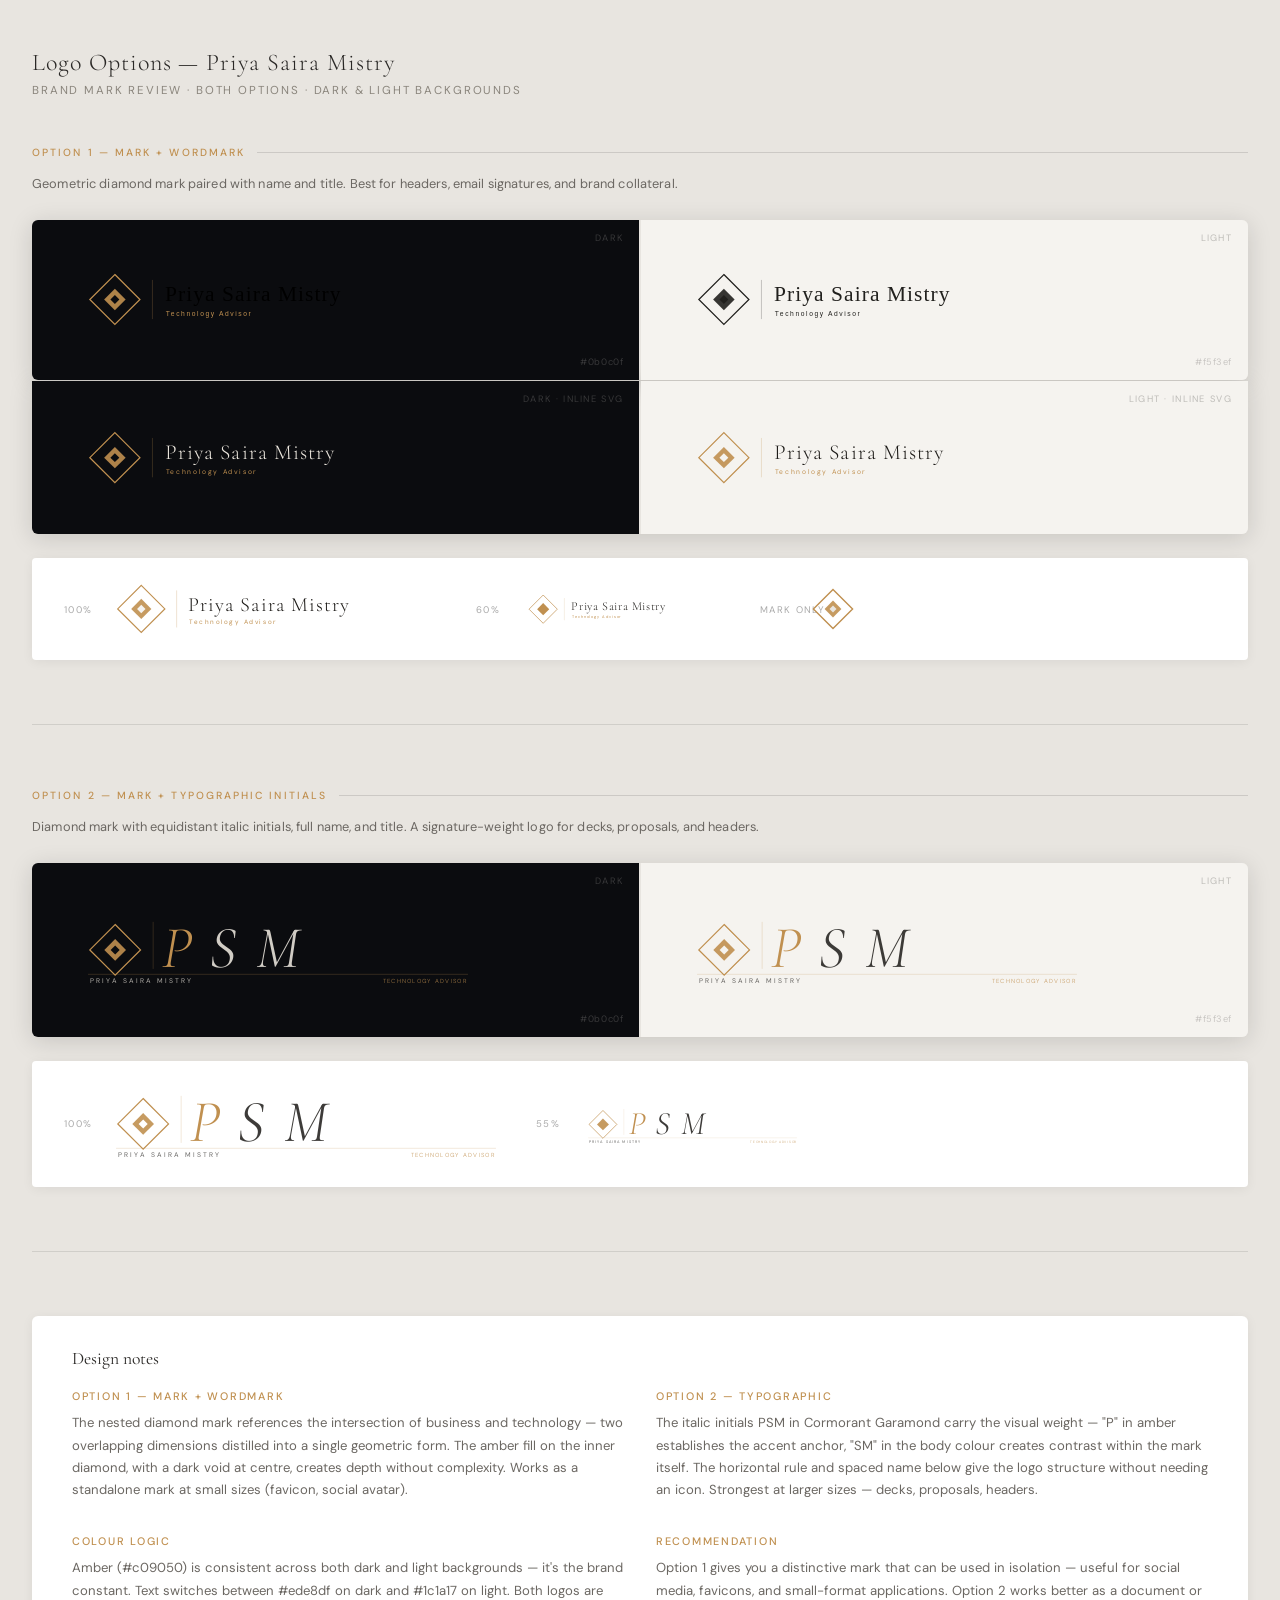
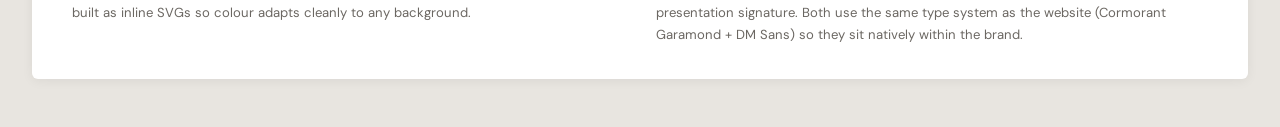
<file: logos-showcase.html>
<!DOCTYPE html>
<html lang="en">
<head>
  <meta charset="UTF-8">
  <meta name="viewport" content="width=device-width, initial-scale=1.0">
  <title>Logo Showcase — Priya Saira Mistry</title>
  <link rel="preconnect" href="https://fonts.googleapis.com">
  <link rel="preconnect" href="https://fonts.gstatic.com" crossorigin>
  <link href="https://fonts.googleapis.com/css2?family=Cormorant+Garamond:ital,wght@0,300;0,400;1,300;1,400&family=DM+Sans:opsz,wght@9..40,300;9..40,400;9..40,500&display=swap" rel="stylesheet">
  <style>
    *, *::before, *::after { box-sizing: border-box; margin: 0; padding: 0; }

    :root {
      --bg-dark:    #0b0c0f;
      --bg-light:   #f5f3ef;
      --accent:     #c09050;
      --text-dark:  #ede8df;
      --text-light: #1c1a17;
      --border:     rgba(0,0,0,0.08);
    }

    body {
      font-family: 'DM Sans', sans-serif;
      background: #e8e5e0;
      min-height: 100vh;
      padding: 3rem 2rem;
      -webkit-font-smoothing: antialiased;
    }

    h1 {
      font-family: 'Cormorant Garamond', serif;
      font-size: 1.5rem;
      font-weight: 300;
      letter-spacing: 0.04em;
      color: #2a2826;
      margin-bottom: 0.35rem;
    }

    .subtitle {
      font-size: 0.72rem;
      letter-spacing: 0.16em;
      text-transform: uppercase;
      color: #8a857c;
      margin-bottom: 3rem;
      font-weight: 400;
    }

    .logo-section {
      margin-bottom: 4rem;
    }

    .logo-section-label {
      font-size: 0.65rem;
      font-weight: 500;
      letter-spacing: 0.2em;
      text-transform: uppercase;
      color: var(--accent);
      margin-bottom: 1rem;
      display: flex;
      align-items: center;
      gap: 0.75rem;
    }

    .logo-section-label::after {
      content: '';
      flex: 1;
      height: 1px;
      background: rgba(0,0,0,0.12);
    }

    .logo-section-desc {
      font-size: 0.8rem;
      color: #6b6762;
      margin-bottom: 1.75rem;
      letter-spacing: 0.01em;
    }

    .swatch-grid {
      display: grid;
      grid-template-columns: 1fr 1fr;
      gap: 1.5px;
      border-radius: 6px;
      overflow: hidden;
      box-shadow: 0 4px 24px rgba(0,0,0,0.14);
    }

    .swatch {
      display: flex;
      flex-direction: column;
      align-items: flex-start;
      justify-content: center;
      padding: 3rem 3.5rem;
      min-height: 160px;
      position: relative;
    }

    .swatch-dark  { background: var(--bg-dark);  color: var(--text-dark); }
    .swatch-light { background: var(--bg-light); color: var(--text-light); }

    .swatch-dark  svg { color: var(--text-dark); }
    .swatch-light svg { color: var(--text-light); }

    /* Force SVG currentColor to inherit from swatch */
    .swatch svg { display: block; max-width: 100%; height: auto; }

    .swatch-bg-label {
      position: absolute;
      top: 12px;
      right: 16px;
      font-size: 0.58rem;
      letter-spacing: 0.14em;
      text-transform: uppercase;
      font-weight: 400;
    }

    .swatch-dark  .swatch-bg-label { color: rgba(237,232,223,0.2); }
    .swatch-light .swatch-bg-label { color: rgba(28,26,23,0.25); }

    .swatch-hex {
      position: absolute;
      bottom: 12px;
      right: 16px;
      font-size: 0.58rem;
      font-family: 'DM Sans', monospace;
      letter-spacing: 0.06em;
    }

    .swatch-dark  .swatch-hex { color: rgba(237,232,223,0.2); }
    .swatch-light .swatch-hex { color: rgba(28,26,23,0.2); }

    /* Scale labels for each logo variant */
    .scale-row {
      margin-top: 1.5rem;
      display: flex;
      align-items: center;
      gap: 2.5rem;
      background: white;
      border-radius: 4px;
      padding: 1.5rem 2rem;
      box-shadow: 0 2px 12px rgba(0,0,0,0.06);
      flex-wrap: wrap;
    }

    .scale-item {
      display: flex;
      align-items: center;
      gap: 1rem;
    }

    .scale-label {
      font-size: 0.6rem;
      letter-spacing: 0.14em;
      text-transform: uppercase;
      color: #aaa;
      white-space: nowrap;
      width: 36px;
    }

    .scale-item svg { display: block; }

    hr.divider {
      border: none;
      border-top: 1px solid rgba(0,0,0,0.1);
      margin: 4rem 0;
    }

    .notes {
      background: white;
      border-radius: 6px;
      padding: 2rem 2.5rem;
      box-shadow: 0 2px 12px rgba(0,0,0,0.06);
    }

    .notes h2 {
      font-family: 'Cormorant Garamond', serif;
      font-size: 1.1rem;
      font-weight: 400;
      color: #2a2826;
      margin-bottom: 1.25rem;
    }

    .notes-grid {
      display: grid;
      grid-template-columns: 1fr 1fr;
      gap: 2rem;
    }

    .note-block h3 {
      font-size: 0.68rem;
      font-weight: 500;
      letter-spacing: 0.16em;
      text-transform: uppercase;
      color: var(--accent);
      margin-bottom: 0.6rem;
    }

    .note-block p {
      font-size: 0.82rem;
      color: #6b6762;
      line-height: 1.7;
    }

    @media (max-width: 640px) {
      .swatch-grid  { grid-template-columns: 1fr; }
      .notes-grid   { grid-template-columns: 1fr; }
      .swatch       { padding: 2rem; }
    }
  </style>
</head>
<body>

  <h1>Logo Options — Priya Saira Mistry</h1>
  <p class="subtitle">Brand mark review · Both options · Dark &amp; light backgrounds</p>

  <!-- ═══════════════════════ LOGO V1 ═══════════════════════ -->
  <div class="logo-section">
    <div class="logo-section-label">Option 1 — Mark + Wordmark</div>
    <p class="logo-section-desc">Geometric diamond mark paired with name and title. Best for headers, email signatures, and brand collateral.</p>

    <div class="swatch-grid">
      <div class="swatch swatch-dark">
        <span class="swatch-bg-label">Dark</span>
        <img src="logo-v1.svg" alt="Logo V1 on dark" width="340" style="filter: invert(0);">
        <span class="swatch-hex">#0b0c0f</span>
      </div>
      <div class="swatch swatch-light">
        <span class="swatch-bg-label">Light</span>
        <!-- On light: SVG currentColor needs to be dark — use CSS filter or inline override -->
        <img src="logo-v1.svg" alt="Logo V1 on light" width="340" style="filter: brightness(0) saturate(100%) invert(12%) sepia(6%) saturate(500%) hue-rotate(10deg) brightness(95%) contrast(96%); mix-blend-mode: multiply;">
        <span class="swatch-hex">#f5f3ef</span>
      </div>
    </div>

    <!-- Inline SVG versions for proper currentColor rendering -->
    <div class="swatch-grid" style="margin-top: 1.5px; border-radius: 0 0 6px 6px; overflow: hidden; box-shadow: 0 4px 24px rgba(0,0,0,0.14);">
      <div class="swatch swatch-dark" style="min-height: 120px;">
        <span class="swatch-bg-label">Dark · Inline SVG</span>
        <svg xmlns="http://www.w3.org/2000/svg" viewBox="0 0 380 64" width="340" aria-label="Logo V1 dark" style="color: #ede8df;">
          <defs><style>.v1d-name{font-family:'Cormorant Garamond','Garamond',Georgia,serif;font-size:24px;font-weight:300;letter-spacing:0.05em}.v1d-tag{font-family:'DM Sans','Helvetica Neue',Arial,sans-serif;font-size:7.5px;font-weight:400;letter-spacing:0.24em}</style></defs>
          <g transform="translate(2,4)"><polygon points="28,0 56,28 28,56 0,28" fill="none" stroke="#c09050" stroke-width="1.4"/><polygon points="28,16 40,28 28,40 16,28" fill="#c09050" opacity="0.9"/><polygon points="28,23 33,28 28,33 23,28" fill="#0b0c0f"/></g>
          <line x1="72" y1="10" x2="72" y2="54" stroke="#c09050" stroke-width="0.75" opacity="0.35"/>
          <text x="86" y="34" class="v1d-name" fill="#ede8df">Priya Saira Mistry</text>
          <text x="87" y="50" class="v1d-tag" fill="#c09050">Technology Advisor</text>
        </svg>
      </div>
      <div class="swatch swatch-light" style="min-height: 120px;">
        <span class="swatch-bg-label">Light · Inline SVG</span>
        <svg xmlns="http://www.w3.org/2000/svg" viewBox="0 0 380 64" width="340" aria-label="Logo V1 light" style="color: #1c1a17;">
          <defs><style>.v1l-name{font-family:'Cormorant Garamond','Garamond',Georgia,serif;font-size:24px;font-weight:300;letter-spacing:0.05em}.v1l-tag{font-family:'DM Sans','Helvetica Neue',Arial,sans-serif;font-size:7.5px;font-weight:400;letter-spacing:0.24em}</style></defs>
          <g transform="translate(2,4)"><polygon points="28,0 56,28 28,56 0,28" fill="none" stroke="#c09050" stroke-width="1.4"/><polygon points="28,16 40,28 28,40 16,28" fill="#c09050" opacity="0.9"/><polygon points="28,23 33,28 28,33 23,28" fill="#f5f3ef"/></g>
          <line x1="72" y1="10" x2="72" y2="54" stroke="#c09050" stroke-width="0.75" opacity="0.35"/>
          <text x="86" y="34" class="v1l-name" fill="#1c1a17">Priya Saira Mistry</text>
          <text x="87" y="50" class="v1l-tag" fill="#c09050">Technology Advisor</text>
        </svg>
      </div>
    </div>

    <!-- Scale variants -->
    <div class="scale-row">
      <div class="scale-item">
        <span class="scale-label">100%</span>
        <svg xmlns="http://www.w3.org/2000/svg" viewBox="0 0 380 64" width="320" style="color:#1c1a17;">
          <defs><style>.vs1{font-family:'Cormorant Garamond',Georgia,serif;font-size:24px;font-weight:300;letter-spacing:.05em}.vs2{font-family:'DM Sans',Arial,sans-serif;font-size:7.5px;font-weight:400;letter-spacing:.24em}</style></defs>
          <g transform="translate(2,4)"><polygon points="28,0 56,28 28,56 0,28" fill="none" stroke="#c09050" stroke-width="1.4"/><polygon points="28,16 40,28 28,40 16,28" fill="#c09050" opacity="0.9"/><polygon points="28,23 33,28 28,33 23,28" fill="#f5f3ef"/></g>
          <line x1="72" y1="10" x2="72" y2="54" stroke="#c09050" stroke-width="0.75" opacity="0.4"/>
          <text x="86" y="34" class="vs1" fill="#1c1a17">Priya Saira Mistry</text>
          <text x="87" y="50" class="vs2" fill="#c09050">Technology Advisor</text>
        </svg>
      </div>
      <div class="scale-item">
        <span class="scale-label">60%</span>
        <svg xmlns="http://www.w3.org/2000/svg" viewBox="0 0 380 64" width="192" style="color:#1c1a17;">
          <defs><style>.vss1{font-family:'Cormorant Garamond',Georgia,serif;font-size:24px;font-weight:300;letter-spacing:.05em}.vss2{font-family:'DM Sans',Arial,sans-serif;font-size:7.5px;font-weight:400;letter-spacing:.24em}</style></defs>
          <g transform="translate(2,4)"><polygon points="28,0 56,28 28,56 0,28" fill="none" stroke="#c09050" stroke-width="1.4"/><polygon points="28,16 40,28 28,40 16,28" fill="#c09050"/></g>
          <line x1="72" y1="10" x2="72" y2="54" stroke="#c09050" stroke-width="0.75" opacity="0.4"/>
          <text x="86" y="34" class="vss1" fill="#1c1a17">Priya Saira Mistry</text>
          <text x="87" y="50" class="vss2" fill="#c09050">Technology Advisor</text>
        </svg>
      </div>
      <div class="scale-item">
        <span class="scale-label">Mark only</span>
        <svg xmlns="http://www.w3.org/2000/svg" viewBox="0 0 60 60" width="42">
          <polygon points="30,2 58,30 30,58 2,30" fill="none" stroke="#c09050" stroke-width="2"/>
          <polygon points="30,18 42,30 30,42 18,30" fill="#c09050" opacity="0.9"/>
          <polygon points="30,25 35,30 30,35 25,30" fill="#e8e5e0"/>
        </svg>
      </div>
    </div>
  </div>

  <hr class="divider">

  <!-- ═══════════════════════ LOGO V2 ═══════════════════════ -->
  <div class="logo-section">
    <div class="logo-section-label">Option 2 — Mark + Typographic Initials</div>
    <p class="logo-section-desc">Diamond mark with equidistant italic initials, full name, and title. A signature-weight logo for decks, proposals, and headers.</p>

    <div class="swatch-grid">
      <div class="swatch swatch-dark" style="min-height: 160px;">
        <span class="swatch-bg-label">Dark</span>
        <svg xmlns="http://www.w3.org/2000/svg" viewBox="0 0 420 86" width="380" aria-label="Logo V2 dark">
          <defs><style>.v2da{font-family:'Cormorant Garamond','Garamond',Georgia,serif;font-size:66px;font-weight:300;font-style:italic}.v2db{font-family:'DM Sans','Helvetica Neue',Arial,sans-serif;font-size:7.5px;font-weight:400;letter-spacing:0.3em}.v2dc{font-family:'DM Sans','Helvetica Neue',Arial,sans-serif;font-size:6.5px;font-weight:300;letter-spacing:0.22em}</style></defs>
          <g transform="translate(2,15)"><polygon points="28,0 56,28 28,56 0,28" fill="none" stroke="#c09050" stroke-width="1.4"/><polygon points="28,16 40,28 28,40 16,28" fill="#c09050" opacity="0.9"/><polygon points="28,23 33,28 28,33 23,28" fill="#0b0c0f"/></g>
          <line x1="72" y1="12" x2="72" y2="64" stroke="#c09050" stroke-width="0.75" opacity="0.3"/>
          <text x="82"  y="62" class="v2da" fill="#c09050">P</text>
          <text x="134" y="62" class="v2da" fill="#ede8df" opacity="0.88">S</text>
          <text x="186" y="62" class="v2da" fill="#ede8df" opacity="0.88">M</text>
          <line x1="0" y1="70" x2="420" y2="70" stroke="#c09050" stroke-width="0.7" opacity="0.35"/>
          <text x="2"   y="80" class="v2db" fill="#ede8df" opacity="0.72">PRIYA SAIRA MISTRY</text>
          <text x="420" y="80" class="v2dc" fill="#c09050" opacity="0.8" text-anchor="end">TECHNOLOGY ADVISOR</text>
        </svg>
        <span class="swatch-hex">#0b0c0f</span>
      </div>
      <div class="swatch swatch-light" style="min-height: 160px;">
        <span class="swatch-bg-label">Light</span>
        <svg xmlns="http://www.w3.org/2000/svg" viewBox="0 0 420 86" width="380" aria-label="Logo V2 light">
          <defs><style>.v2la{font-family:'Cormorant Garamond','Garamond',Georgia,serif;font-size:66px;font-weight:300;font-style:italic}.v2lb{font-family:'DM Sans','Helvetica Neue',Arial,sans-serif;font-size:7.5px;font-weight:400;letter-spacing:0.3em}.v2lc{font-family:'DM Sans','Helvetica Neue',Arial,sans-serif;font-size:6.5px;font-weight:300;letter-spacing:0.22em}</style></defs>
          <g transform="translate(2,15)"><polygon points="28,0 56,28 28,56 0,28" fill="none" stroke="#c09050" stroke-width="1.4"/><polygon points="28,16 40,28 28,40 16,28" fill="#c09050" opacity="0.9"/><polygon points="28,23 33,28 28,33 23,28" fill="#f5f3ef"/></g>
          <line x1="72" y1="12" x2="72" y2="64" stroke="#c09050" stroke-width="0.75" opacity="0.3"/>
          <text x="82"  y="62" class="v2la" fill="#c09050">P</text>
          <text x="134" y="62" class="v2la" fill="#1c1a17" opacity="0.85">S</text>
          <text x="186" y="62" class="v2la" fill="#1c1a17" opacity="0.85">M</text>
          <line x1="0" y1="70" x2="420" y2="70" stroke="#c09050" stroke-width="0.7" opacity="0.3"/>
          <text x="2"   y="80" class="v2lb" fill="#1c1a17" opacity="0.65">PRIYA SAIRA MISTRY</text>
          <text x="420" y="80" class="v2lc" fill="#c09050" opacity="0.85" text-anchor="end">TECHNOLOGY ADVISOR</text>
        </svg>
        <span class="swatch-hex">#f5f3ef</span>
      </div>
    </div>

    <!-- Scale variants -->
    <div class="scale-row">
      <div class="scale-item">
        <span class="scale-label">100%</span>
        <svg xmlns="http://www.w3.org/2000/svg" viewBox="0 0 420 86" width="380">
          <defs><style>.sv2a{font-family:'Cormorant Garamond',Georgia,serif;font-size:66px;font-weight:300;font-style:italic}.sv2b{font-family:'DM Sans',Arial,sans-serif;font-size:7.5px;font-weight:400;letter-spacing:0.3em}.sv2c{font-family:'DM Sans',Arial,sans-serif;font-size:6.5px;font-weight:300;letter-spacing:0.22em}</style></defs>
          <g transform="translate(2,15)"><polygon points="28,0 56,28 28,56 0,28" fill="none" stroke="#c09050" stroke-width="1.4"/><polygon points="28,16 40,28 28,40 16,28" fill="#c09050" opacity="0.9"/><polygon points="28,23 33,28 28,33 23,28" fill="#fff"/></g>
          <line x1="72" y1="12" x2="72" y2="64" stroke="#c09050" stroke-width="0.75" opacity="0.3"/>
          <text x="82"  y="62" class="sv2a" fill="#c09050">P</text>
          <text x="134" y="62" class="sv2a" fill="#1c1a17" opacity="0.85">S</text>
          <text x="186" y="62" class="sv2a" fill="#1c1a17" opacity="0.85">M</text>
          <line x1="0" y1="70" x2="420" y2="70" stroke="#c09050" stroke-width="0.7" opacity="0.3"/>
          <text x="2"   y="80" class="sv2b" fill="#1c1a17" opacity="0.65">PRIYA SAIRA MISTRY</text>
          <text x="420" y="80" class="sv2c" fill="#c09050" opacity="0.85" text-anchor="end">TECHNOLOGY ADVISOR</text>
        </svg>
      </div>
      <div class="scale-item">
        <span class="scale-label">55%</span>
        <svg xmlns="http://www.w3.org/2000/svg" viewBox="0 0 420 86" width="209">
          <defs><style>.ssv2a{font-family:'Cormorant Garamond',Georgia,serif;font-size:66px;font-weight:300;font-style:italic}.ssv2b{font-family:'DM Sans',Arial,sans-serif;font-size:7.5px;font-weight:400;letter-spacing:0.3em}.ssv2c{font-family:'DM Sans',Arial,sans-serif;font-size:6.5px;font-weight:300;letter-spacing:0.22em}</style></defs>
          <g transform="translate(2,15)"><polygon points="28,0 56,28 28,56 0,28" fill="none" stroke="#c09050" stroke-width="1.4"/><polygon points="28,16 40,28 28,40 16,28" fill="#c09050" opacity="0.9"/></g>
          <line x1="72" y1="12" x2="72" y2="64" stroke="#c09050" stroke-width="0.75" opacity="0.3"/>
          <text x="82"  y="62" class="ssv2a" fill="#c09050">P</text>
          <text x="134" y="62" class="ssv2a" fill="#1c1a17" opacity="0.85">S</text>
          <text x="186" y="62" class="ssv2a" fill="#1c1a17" opacity="0.85">M</text>
          <line x1="0" y1="70" x2="420" y2="70" stroke="#c09050" stroke-width="0.7" opacity="0.3"/>
          <text x="2"   y="80" class="ssv2b" fill="#1c1a17" opacity="0.65">PRIYA SAIRA MISTRY</text>
          <text x="420" y="80" class="ssv2c" fill="#c09050" opacity="0.85" text-anchor="end">TECHNOLOGY ADVISOR</text>
        </svg>
      </div>
    </div>
  </div>

  <hr class="divider">

  <!-- ═══════════════════════ NOTES ═══════════════════════ -->
  <div class="notes">
    <h2>Design notes</h2>
    <div class="notes-grid">
      <div class="note-block">
        <h3>Option 1 — Mark + Wordmark</h3>
        <p>The nested diamond mark references the intersection of business and technology — two overlapping dimensions distilled into a single geometric form. The amber fill on the inner diamond, with a dark void at centre, creates depth without complexity. Works as a standalone mark at small sizes (favicon, social avatar).</p>
      </div>
      <div class="note-block">
        <h3>Option 2 — Typographic</h3>
        <p>The italic initials PSM in Cormorant Garamond carry the visual weight — "P" in amber establishes the accent anchor, "SM" in the body colour creates contrast within the mark itself. The horizontal rule and spaced name below give the logo structure without needing an icon. Strongest at larger sizes — decks, proposals, headers.</p>
      </div>
      <div class="note-block">
        <h3>Colour logic</h3>
        <p>Amber (#c09050) is consistent across both dark and light backgrounds — it's the brand constant. Text switches between #ede8df on dark and #1c1a17 on light. Both logos are built as inline SVGs so colour adapts cleanly to any background.</p>
      </div>
      <div class="note-block">
        <h3>Recommendation</h3>
        <p>Option 1 gives you a distinctive mark that can be used in isolation — useful for social media, favicons, and small-format applications. Option 2 works better as a document or presentation signature. Both use the same type system as the website (Cormorant Garamond + DM Sans) so they sit natively within the brand.</p>
      </div>
    </div>
  </div>

</body>
</html>
</file>
<file: styles.css>
/* ============================================================
   DESIGN SYSTEM
   Palette: Near-black bg · Warm amber accent · Off-white text
   Type:    Cormorant Garamond (display) · DM Sans (body)
   ============================================================ */
:root {
  --bg:          #0b0c0f;
  --bg-2:        #101318;
  --bg-3:        #161b22;
  --bg-4:        #1c2028;

  --accent:      #c09050;
  --accent-h:    #d4a86a;
  --accent-dim:  rgba(192, 144, 80, 0.18);
  --accent-glow: rgba(192, 144, 80, 0.08);

  --text:        #ede8df;
  --text-2:      #8c877e;
  --text-3:      #4e4b47;

  --border:      rgba(255, 255, 255, 0.06);
  --border-2:    rgba(255, 255, 255, 0.11);

  --nav-h:       70px;
  --gap:         clamp(80px, 10vw, 130px);
  --container:   1140px;
  --r:           3px;
  --ease:        cubic-bezier(0.25, 0.46, 0.45, 0.94);
}

/* ── Reset ──────────────────────────────────────────────────── */
*, *::before, *::after { box-sizing: border-box; margin: 0; padding: 0; }
html { scroll-behavior: auto; font-size: 16px; }
img, svg { display: block; max-width: 100%; }
ol, ul { list-style: none; }
button { font: inherit; cursor: pointer; }
a { color: inherit; text-decoration: none; }

/* ── Base ───────────────────────────────────────────────────── */
body {
  background: var(--bg);
  color: var(--text);
  font-family: 'DM Sans', sans-serif;
  font-weight: 300;
  line-height: 1.7;
  -webkit-font-smoothing: antialiased;
  -moz-osx-font-smoothing: grayscale;
  overflow-x: hidden;
}

/* Scrollbar */
::-webkit-scrollbar               { width: 3px; }
::-webkit-scrollbar-track         { background: var(--bg); }
::-webkit-scrollbar-thumb         { background: var(--text-3); border-radius: 2px; }
::-webkit-scrollbar-thumb:hover   { background: var(--text-2); }

/* ── Typography ─────────────────────────────────────────────── */
h1, h2, h3, h4, .pull-quote {
  font-family: 'Cormorant Garamond', serif;
  font-weight: 300;
  line-height: 1.12;
  letter-spacing: -0.01em;
  color: var(--text);
}
h1 { font-size: clamp(2.6rem, 5.5vw, 4.8rem); }
h2 { font-size: clamp(1.9rem, 3.8vw, 3.1rem); }
h3 { font-size: clamp(1.25rem, 2vw, 1.55rem); }
h4 { font-size: 1.2rem; font-weight: 400; }

p {
  font-size: 0.94rem;
  line-height: 1.8;
  color: var(--text-2);
}

em { font-style: italic; }

/* ── Layout ─────────────────────────────────────────────────── */
.container {
  max-width: var(--container);
  margin: 0 auto;
  padding-inline: clamp(1.25rem, 5vw, 3rem);
}

.section        { padding-block: var(--gap); }
.section-alt    { background: var(--bg-2); }

.section-label {
  font-size: 0.65rem;
  font-weight: 500;
  letter-spacing: 0.22em;
  text-transform: uppercase;
  color: var(--accent);
  margin-bottom: 2.5rem;
}

.section-heading {
  margin-bottom: clamp(3rem, 6vw, 5.5rem);
}

/* ── Animations ─────────────────────────────────────────────── */
.fade-up {
  opacity: 0;
  transform: translateY(30px);
  animation: fadeUp 0.9s var(--ease) forwards;
  animation-delay: var(--d, 0s);
}

@keyframes fadeUp {
  to { opacity: 1; transform: translateY(0); }
}

.reveal {
  opacity: 0;
  transform: translateY(22px);
  transition:
    opacity  0.75s var(--ease),
    transform 0.75s var(--ease);
  transition-delay: var(--reveal-delay, 0s);
}

.reveal.visible {
  opacity: 1;
  transform: translateY(0);
}

/* ── Buttons ────────────────────────────────────────────────── */
.btn-primary {
  display: inline-flex;
  align-items: center;
  gap: 0.4rem;
  background: var(--accent);
  color: #0b0c0f;
  font-family: 'DM Sans', sans-serif;
  font-size: 0.78rem;
  font-weight: 500;
  letter-spacing: 0.1em;
  text-transform: uppercase;
  padding: 0.9rem 2.1rem;
  border: 1px solid transparent;
  border-radius: var(--r);
  transition:
    background   0.28s var(--ease),
    transform    0.28s var(--ease),
    box-shadow   0.28s var(--ease);
}

.btn-primary:hover {
  background: var(--accent-h);
  transform: translateY(-2px);
  box-shadow: 0 10px 36px rgba(192, 144, 80, 0.28);
}

.btn-primary:active {
  transform: translateY(0);
  box-shadow: none;
}

.btn-primary:disabled {
  opacity: 0.6;
  cursor: not-allowed;
  transform: none;
}

.btn-full {
  width: 100%;
  justify-content: center;
}

.btn-text {
  font-size: 0.88rem;
  color: var(--text-2);
  display: inline-flex;
  align-items: center;
  gap: 0.25rem;
  border-bottom: 1px solid transparent;
  padding-bottom: 2px;
  transition: color 0.25s var(--ease), border-color 0.25s var(--ease);
}

.btn-text:hover {
  color: var(--text);
  border-color: var(--text-3);
}

/* ============================================================
   NAVIGATION
   ============================================================ */
#nav {
  position: fixed;
  inset: 0 0 auto 0;
  height: var(--nav-h);
  z-index: 100;
  border-bottom: 1px solid transparent;
  transition:
    background    0.35s var(--ease),
    border-color  0.35s var(--ease),
    backdrop-filter 0.35s var(--ease);
}

#nav.scrolled {
  background: rgba(11, 12, 15, 0.86);
  border-color: var(--border);
  backdrop-filter: blur(18px);
  -webkit-backdrop-filter: blur(18px);
}

.nav-inner {
  max-width: var(--container);
  height: 100%;
  margin: 0 auto;
  padding-inline: clamp(1.25rem, 5vw, 3rem);
  display: flex;
  align-items: center;
  justify-content: space-between;
}

.nav-brand {
  display: flex;
  align-items: center;
  flex-shrink: 0;
}

.nav-brand svg {
  display: block;
  width: auto;
  transition: opacity 0.22s var(--ease);
}

.nav-brand:hover svg {
  opacity: 0.75;
}

.nav-links {
  display: flex;
  align-items: center;
  gap: 2.2rem;
}

.nav-links a {
  font-size: 0.76rem;
  font-weight: 400;
  letter-spacing: 0.08em;
  text-transform: uppercase;
  color: var(--text-2);
  transition: color 0.22s var(--ease);
}

.nav-links a:hover { color: var(--text); }

.nav-cta {
  color: var(--accent) !important;
  border: 1px solid rgba(192, 144, 80, 0.3);
  padding: 0.48rem 1.15rem !important;
  border-radius: var(--r);
  transition:
    background   0.22s var(--ease),
    color        0.22s var(--ease),
    border-color 0.22s var(--ease) !important;
}

.nav-cta:hover {
  background: var(--accent) !important;
  color: var(--bg) !important;
  border-color: var(--accent) !important;
}

.nav-toggle {
  display: none;
  flex-direction: column;
  gap: 5px;
  background: none;
  border: none;
  padding: 4px;
}

.nav-toggle span {
  display: block;
  width: 22px;
  height: 1px;
  background: var(--text);
  border-radius: 1px;
  transition: transform 0.25s var(--ease), opacity 0.25s var(--ease);
}

/* ============================================================
   HERO
   ============================================================ */
#hero {
  min-height: 100vh;
  display: flex;
  align-items: center;
  padding-block: calc(var(--nav-h) + 5rem) 7rem;
  position: relative;
  overflow: hidden;
}

.hero-bg {
  position: absolute;
  inset: 0;
  background:
    radial-gradient(ellipse 75% 65% at 72% 38%, rgba(192, 144, 80, 0.045) 0%, transparent 58%),
    radial-gradient(ellipse 45% 55% at 18% 78%, rgba(192, 144, 80, 0.025) 0%, transparent 60%);
  pointer-events: none;
}

/* Subtle grain overlay */
.hero-bg::after {
  content: '';
  position: absolute;
  inset: 0;
  background-image: url("data:image/svg+xml,%3Csvg xmlns='http://www.w3.org/2000/svg' width='300' height='300'%3E%3Cfilter id='n'%3E%3CfeTurbulence type='fractalNoise' baseFrequency='0.75' numOctaves='4' stitchTiles='stitch'/%3E%3C/filter%3E%3Crect width='300' height='300' filter='url(%23n)' opacity='0.03'/%3E%3C/svg%3E");
  opacity: 0.4;
  pointer-events: none;
}

.hero-inner {
  position: relative;
  z-index: 1;
}

.hero-label {
  font-size: 0.68rem;
  font-weight: 500;
  letter-spacing: 0.22em;
  text-transform: uppercase;
  color: var(--accent);
  margin-bottom: 2rem;
  display: flex;
  align-items: center;
  gap: 1rem;
}

.hero-label::before {
  content: '';
  display: block;
  width: 32px;
  height: 1px;
  background: var(--accent);
  opacity: 0.6;
}

.hero-headline {
  max-width: 860px;
  margin-bottom: 2rem;
  color: var(--text);
}

.hero-headline em {
  color: rgba(237, 232, 223, 0.72);
}

.hero-sub {
  font-size: 1.0rem;
  max-width: 520px;
  color: var(--text-2);
  margin-bottom: 2.8rem;
  line-height: 1.8;
}

.hero-actions {
  display: flex;
  align-items: center;
  gap: 2rem;
  flex-wrap: wrap;
}

.hero-rule {
  margin-top: 5.5rem;
  width: 1px;
  height: 52px;
  background: linear-gradient(to bottom, var(--accent), transparent);
  opacity: 0.5;
  animation: rulePulse 2.5s ease-in-out infinite;
}

@keyframes rulePulse {
  0%, 100% { opacity: 0.3; transform: scaleY(1); }
  50%       { opacity: 0.65; transform: scaleY(1.08); }
}

/* ============================================================
   ABOUT
   ============================================================ */
.about-grid {
  display: grid;
  grid-template-columns: 260px 1fr;
  gap: clamp(3rem, 7vw, 7rem);
  align-items: start;
}

.about-aside {
  position: sticky;
  top: calc(var(--nav-h) + 2rem);
}

.pull-quote {
  font-size: 1.25rem;
  font-style: italic;
  color: var(--accent);
  line-height: 1.55;
  border-left: 2px solid var(--accent);
  padding-left: 1.5rem;
  margin-bottom: 2.5rem;
  font-weight: 300;
}

.about-tags {
  display: flex;
  flex-direction: column;
  gap: 0.5rem;
}

.about-tags li {
  font-size: 0.68rem;
  letter-spacing: 0.14em;
  text-transform: uppercase;
  color: var(--text-3);
  font-weight: 400;
}

.about-body > * + * { margin-top: 1.3rem; }

.about-lead {
  font-size: 1.08rem !important;
  color: var(--text) !important;
  line-height: 1.75 !important;
}

/* ============================================================
   SERVICES
   ============================================================ */
.services-grid {
  display: grid;
  grid-template-columns: repeat(3, 1fr);
  border: 1px solid var(--border);
  border-radius: var(--r);
  overflow: hidden;
  gap: 1px;
  background: var(--border);
}

.service-card {
  background: var(--bg-2);
  padding: clamp(1.75rem, 3.5vw, 2.75rem);
  position: relative;
  transition: background 0.3s var(--ease);
  overflow: hidden;
}

.service-card::after {
  content: '';
  position: absolute;
  inset: 0 0 auto 0;
  height: 2px;
  background: linear-gradient(90deg, var(--accent), var(--accent-h));
  transform: scaleX(0);
  transform-origin: left;
  transition: transform 0.45s var(--ease);
}

.service-card:hover { background: var(--bg-3); }
.service-card:hover::after { transform: scaleX(1); }

.service-num {
  font-family: 'Cormorant Garamond', serif;
  font-size: 0.8rem;
  letter-spacing: 0.14em;
  color: var(--accent);
  margin-bottom: 1.4rem;
  font-weight: 400;
}

.service-card h3 {
  color: var(--text);
  margin-bottom: 1.1rem;
  font-size: 1.3rem;
  line-height: 1.25;
}

.service-card p { font-size: 0.88rem; }
.service-card p + p { margin-top: 0.9rem; }

.service-outputs {
  margin-top: 2rem;
  padding-top: 1.5rem;
  border-top: 1px solid var(--border);
}

.outputs-label {
  font-size: 0.62rem !important;
  font-weight: 500 !important;
  letter-spacing: 0.16em;
  text-transform: uppercase;
  color: var(--text-3) !important;
  margin-bottom: 1rem;
  line-height: 1 !important;
}

.service-outputs ul {
  display: flex;
  flex-direction: column;
  gap: 0.55rem;
}

.service-outputs li {
  font-size: 0.82rem;
  color: var(--text-2);
  padding-left: 1.1rem;
  position: relative;
  line-height: 1.5;
}

.service-outputs li::before {
  content: '—';
  position: absolute;
  left: 0;
  color: var(--accent);
  font-size: 0.7rem;
  top: 1px;
}

/* ============================================================
   DIFFERENTIATORS
   ============================================================ */
.diff-list { display: flex; flex-direction: column; }

.diff-item {
  display: grid;
  grid-template-columns: 72px 1fr;
  gap: 2.5rem;
  padding-block: 2.5rem;
  border-bottom: 1px solid var(--border);
  align-items: start;
  transition: background 0.25s var(--ease);
  margin-inline: -1.5rem;
  padding-inline: 1.5rem;
  border-radius: var(--r);
}

.diff-item:first-child { border-top: 1px solid var(--border); }
.diff-item:hover { background: rgba(255,255,255,0.018); }

.diff-num {
  font-family: 'Cormorant Garamond', serif;
  font-size: 2.5rem;
  color: var(--text-3);
  font-weight: 300;
  line-height: 1;
  padding-top: 0.15rem;
  transition: color 0.28s var(--ease);
  user-select: none;
}

.diff-item:hover .diff-num { color: var(--accent); }

.diff-content h4 {
  margin-bottom: 0.6rem;
  color: var(--text);
  font-size: 1.15rem;
}

.diff-content p { font-size: 0.88rem; max-width: 620px; }

/* ============================================================
   TESTIMONIALS
   ============================================================ */
.testimonials-grid {
  display: grid;
  grid-template-columns: repeat(3, 1fr);
  gap: 1.25rem;
}

.testimonial-card {
  background: var(--bg-3);
  border: 1px solid var(--border);
  border-radius: var(--r);
  padding: clamp(1.75rem, 3vw, 2.5rem);
  display: flex;
  flex-direction: column;
  transition:
    border-color 0.28s var(--ease),
    transform    0.28s var(--ease),
    box-shadow   0.28s var(--ease);
}

.testimonial-card:hover {
  border-color: var(--border-2);
  transform: translateY(-3px);
  box-shadow: 0 16px 48px rgba(0,0,0,0.35);
}

.testi-mark {
  font-family: 'Cormorant Garamond', serif;
  font-size: 5.5rem;
  line-height: 0.65;
  color: var(--accent);
  opacity: 0.35;
  margin-bottom: 1.1rem;
  user-select: none;
}

.testimonial-card blockquote p {
  font-style: italic;
  font-size: 0.9rem;
  line-height: 1.8;
  color: var(--text-2);
  flex: 1;
}

.testimonial-card figcaption {
  margin-top: auto;
  padding-top: 1.5rem;
  border-top: 1px solid var(--border);
}

.testi-name {
  font-size: 0.82rem;
  font-weight: 500;
  color: var(--text);
  margin-bottom: 0.22rem;
}

.testi-role {
  font-size: 0.72rem;
  color: var(--text-3);
  letter-spacing: 0.03em;
}

/* ============================================================
   CTA BAND
   ============================================================ */
.cta-section {
  position: relative;
  overflow: hidden;
}

.cta-bg {
  position: absolute;
  inset: 0;
  background:
    radial-gradient(ellipse 70% 80% at 50% 50%, rgba(192, 144, 80, 0.055) 0%, transparent 65%);
  pointer-events: none;
}

.cta-inner {
  position: relative;
  z-index: 1;
  text-align: center;
  max-width: 680px;
}

.cta-pill {
  display: inline-block;
  font-size: 0.65rem;
  font-weight: 500;
  letter-spacing: 0.18em;
  text-transform: uppercase;
  color: var(--accent);
  border: 1px solid rgba(192, 144, 80, 0.28);
  padding: 0.42rem 1.1rem;
  border-radius: 20px;
  margin-bottom: 1.8rem;
}

.cta-heading {
  margin-bottom: 1.8rem;
  color: var(--text);
}

.cta-body {
  font-size: 1rem;
  max-width: 520px;
  margin-inline: auto;
  margin-bottom: 1.2rem;
}

.cta-note {
  font-size: 0.82rem;
  color: var(--text-3);
  margin-inline: auto;
  margin-bottom: 3rem;
  max-width: 440px;
}

/* ============================================================
   CONTACT
   ============================================================ */
.contact-grid {
  display: grid;
  grid-template-columns: 320px 1fr;
  gap: clamp(4rem, 9vw, 9rem);
  align-items: start;
}

.contact-info p { margin-bottom: 2.5rem; }

.contact-heading {
  font-size: clamp(1.9rem, 3.5vw, 2.8rem);
  color: var(--text);
  margin-bottom: 1rem;
}

.contact-links {
  display: flex;
  flex-direction: column;
  gap: 0.75rem;
  margin-bottom: 2.8rem;
}

.contact-link {
  font-size: 0.88rem;
  color: var(--accent);
  transition: opacity 0.22s var(--ease);
}

.contact-link:hover { opacity: 0.68; }

.availability {
  display: flex;
  gap: 0.85rem;
  align-items: flex-start;
}

.avail-dot {
  width: 8px;
  height: 8px;
  border-radius: 50%;
  background: #4ade80;
  flex-shrink: 0;
  margin-top: 5px;
  box-shadow: 0 0 0 3px rgba(74, 222, 128, 0.15);
  animation: availPulse 2.2s ease-in-out infinite;
}

@keyframes availPulse {
  0%, 100% { box-shadow: 0 0 0 3px rgba(74, 222, 128, 0.12); }
  50%       { box-shadow: 0 0 0 6px rgba(74, 222, 128, 0.2); }
}

.availability span {
  font-size: 0.8rem;
  color: var(--text-3);
  line-height: 1.65;
}

/* ── Form ───────────────────────────────────────────────────── */
.contact-form {
  display: flex;
  flex-direction: column;
  gap: 1.4rem;
}

.form-row {
  display: grid;
  grid-template-columns: 1fr 1fr;
  gap: 1.25rem;
}

.form-group {
  display: flex;
  flex-direction: column;
  gap: 0.5rem;
}

.form-group label {
  font-size: 0.62rem;
  font-weight: 500;
  letter-spacing: 0.16em;
  text-transform: uppercase;
  color: var(--text-3);
}

.form-group input,
.form-group textarea {
  background: var(--bg-2);
  border: 1px solid var(--border);
  border-radius: var(--r);
  color: var(--text);
  font-family: 'DM Sans', sans-serif;
  font-size: 0.88rem;
  font-weight: 300;
  padding: 0.88rem 1.15rem;
  outline: none;
  resize: vertical;
  transition:
    border-color  0.25s var(--ease),
    background    0.25s var(--ease),
    box-shadow    0.25s var(--ease);
}

.form-group input::placeholder,
.form-group textarea::placeholder {
  color: var(--text-3);
  opacity: 1;
}

.form-group input:focus,
.form-group textarea:focus {
  border-color: rgba(192, 144, 80, 0.42);
  background: var(--bg-3);
  box-shadow: 0 0 0 3px rgba(192, 144, 80, 0.08);
}

.form-success {
  font-size: 0.83rem;
  color: #4ade80;
  text-align: center;
  padding: 0.7rem;
  border: 1px solid rgba(74, 222, 128, 0.2);
  border-radius: var(--r);
  background: rgba(74, 222, 128, 0.05);
  margin-top: 0.25rem;
}

/* ============================================================
   FOOTER
   ============================================================ */
.footer {
  padding-block: 2rem;
  border-top: 1px solid var(--border);
}

.footer-inner {
  display: flex;
  align-items: center;
  justify-content: space-between;
  gap: 1rem;
  flex-wrap: wrap;
}

.footer-brand {
  font-family: 'Cormorant Garamond', serif;
  font-size: 1.15rem;
  font-weight: 400;
  color: var(--text);
}

.footer-copy {
  font-size: 0.75rem;
  color: var(--text-3);
}

.footer-year {
  font-size: 0.75rem;
  color: var(--text-3);
}

/* ============================================================
   RESPONSIVE — Tablet (≤1024px)
   ============================================================ */
@media (max-width: 1024px) {
  .services-grid {
    grid-template-columns: 1fr;
  }

  .service-card::after {
    inset: 0 auto 0 0;
    width: 2px;
    height: auto;
    transform: scaleY(0);
    transform-origin: top;
  }

  .service-card:hover::after { transform: scaleY(1); }

  .testimonials-grid {
    grid-template-columns: 1fr;
    max-width: 540px;
  }

  .about-grid {
    grid-template-columns: 1fr;
    gap: 3rem;
  }

  .about-aside {
    position: static;
    display: flex;
    gap: 3rem;
    align-items: flex-start;
    flex-wrap: wrap;
  }

  .pull-quote { flex: 1; min-width: 220px; margin-bottom: 0; }

  .contact-grid {
    grid-template-columns: 1fr;
    gap: 3.5rem;
  }
}

/* ============================================================
   RESPONSIVE — Mobile (≤768px)
   ============================================================ */
@media (max-width: 768px) {
  :root { --gap: 72px; }

  /* Mobile nav */
  .nav-toggle { display: flex; }

  .nav-links {
    display: none;
    flex-direction: column;
    align-items: flex-start;
    gap: 0;
    position: absolute;
    top: var(--nav-h);
    left: 0; right: 0;
    background: rgba(11, 12, 15, 0.97);
    backdrop-filter: blur(16px);
    -webkit-backdrop-filter: blur(16px);
    border-bottom: 1px solid var(--border);
    padding: 1.5rem clamp(1.25rem, 5vw, 3rem);
  }

  .nav-links.open { display: flex; }

  .nav-links li { width: 100%; }

  .nav-links a {
    display: block;
    padding: 0.9rem 0;
    border-bottom: 1px solid var(--border);
    font-size: 0.88rem;
  }

  .nav-links li:last-child a {
    border-bottom: none;
    margin-top: 0.5rem;
    display: inline-flex;
  }

  /* Hero */
  .hero-headline { font-size: clamp(2.2rem, 9vw, 3rem); }
  .hero-br { display: none; }

  .hero-actions {
    flex-direction: column;
    align-items: flex-start;
    gap: 1.2rem;
  }

  /* About */
  .about-aside { flex-direction: column; gap: 1.5rem; }

  /* Diff list */
  .diff-item {
    grid-template-columns: 44px 1fr;
    gap: 1.25rem;
    margin-inline: -1rem;
    padding-inline: 1rem;
  }

  .diff-num { font-size: 1.8rem; }

  /* Form */
  .form-row { grid-template-columns: 1fr; }

  /* CTA */
  .cta-inner { padding-inline: 0; }

  /* Footer */
  .footer-inner {
    flex-direction: column;
    text-align: center;
    gap: 0.4rem;
  }
}

/* ============================================================
   RESPONSIVE — Small mobile (≤480px)
   ============================================================ */
@media (max-width: 480px) {
  .hero-headline { font-size: clamp(2rem, 8vw, 2.5rem); }
  h2 { font-size: clamp(1.7rem, 7vw, 2.2rem); }
  .pull-quote { font-size: 1.1rem; }
}
</file>
